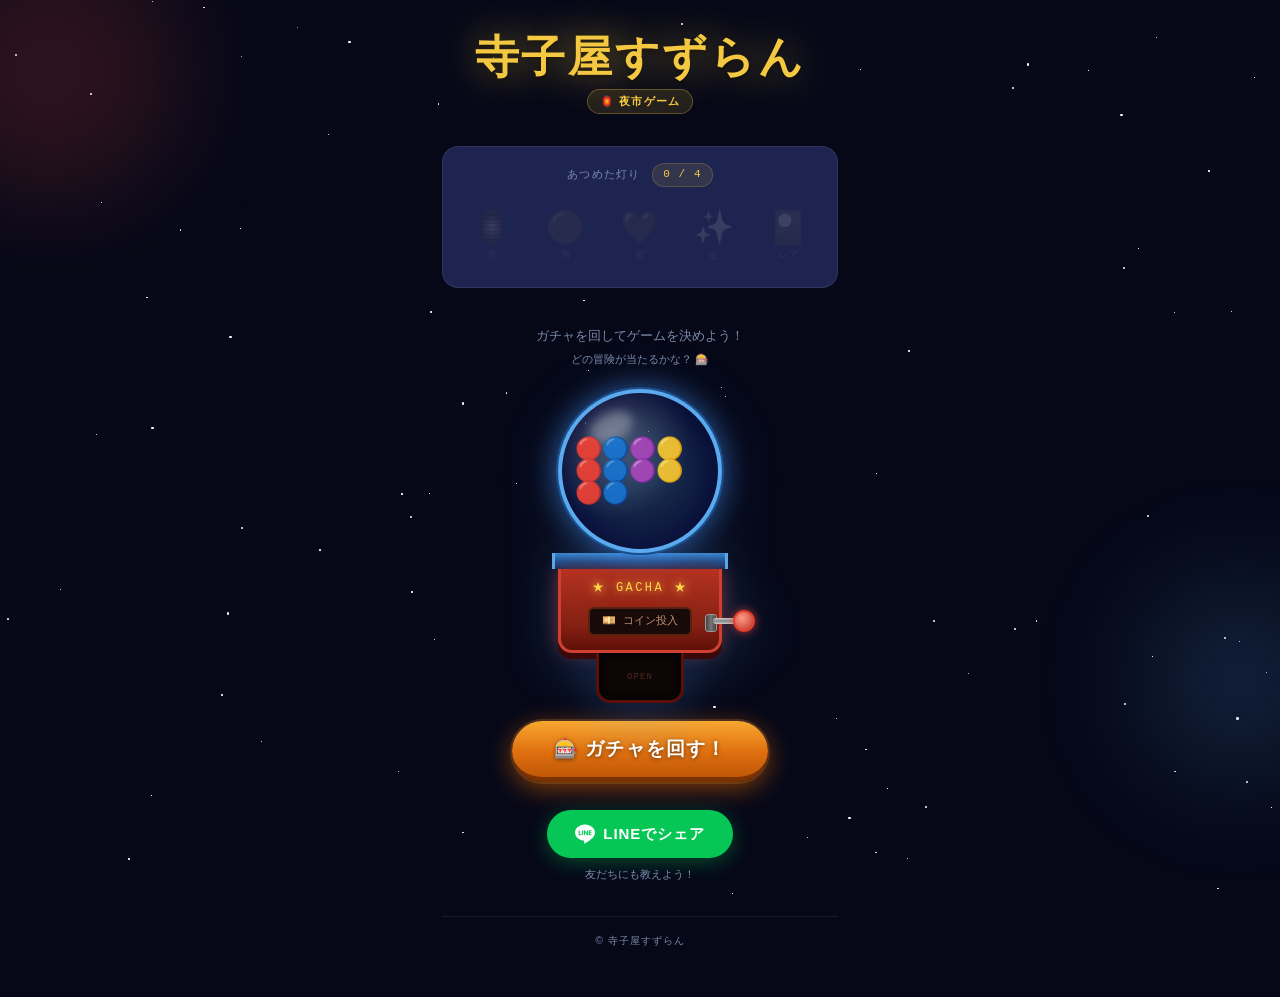
<file: index.html>
<!DOCTYPE html>
<html lang="ja">
<head>
  <meta charset="UTF-8">
  <meta name="viewport" content="width=device-width, initial-scale=1.0, user-scalable=no">
  <meta name="theme-color" content="#060818">
  <meta property="og:title"       content="寺子屋すずらん | 夜市ゲーム">
  <meta property="og:description" content="ガチャを回してゲームに挑戦しよう！🏮">
  <meta property="og:type"        content="website">
  <title>寺子屋すずらん | 夜市ゲーム</title>
  <link rel="stylesheet" href="style.css">
  <style>
    /* hidden属性をdisplay:flexより優先させる */
    [hidden] { display: none !important; }

    /* Hub-only: 灯りカウンター */
    .lantern-count {
      display: inline-block;
      font-family: var(--font-mono);
      font-size: 11px;
      color: var(--text-accent);
      background: rgba(245,200,66,.1);
      border: 1px solid rgba(245,200,66,.2);
      border-radius: var(--radius-full);
      padding: 2px 10px;
      margin-left: 8px;
      vertical-align: middle;
    }

    /* 背景グロー */
    .deco-dot {
      position: fixed;
      border-radius: 50%;
      pointer-events: none;
      z-index: 0;
      filter: blur(60px);
      opacity: .18;
    }

    /* ===================================================
       ガチャセクション
    =================================================== */
    .gacha-section {
      display: flex;
      flex-direction: column;
      align-items: center;
      gap: 18px;
      padding: 4px 0 28px;
    }

    .gacha-intro {
      font-size: 13px;
      color: var(--text-secondary);
      text-align: center;
      line-height: 1.8;
    }

    /* ----- マシン本体 ----- */
    .gacha-machine {
      position: relative;
      width: 210px;
      display: flex;
      flex-direction: column;
      align-items: center;
      filter: drop-shadow(0 8px 24px rgba(80,160,255,0.25));
    }

    /* 球体 */
    .gacha-globe {
      width: 164px;
      height: 164px;
      border-radius: 50%;
      background:
        radial-gradient(ellipse at 32% 28%, rgba(255,255,255,0.22) 0%, transparent 52%),
        radial-gradient(circle, rgba(100,180,255,0.14) 0%, rgba(8,14,50,0.75) 100%);
      border: 4px solid #5aaaf0;
      box-shadow:
        0 0 0 2px #1a5090,
        0 0 28px rgba(70,150,255,0.55),
        inset 0 0 44px rgba(0,0,60,0.65);
      overflow: hidden;
      display: flex;
      align-items: center;
      justify-content: center;
      position: relative;
    }

    .gacha-globe__shine {
      position: absolute;
      width: 46px;
      height: 28px;
      background: rgba(255,255,255,0.28);
      border-radius: 50%;
      top: 20px;
      left: 26px;
      transform: rotate(-25deg);
      filter: blur(5px);
      pointer-events: none;
    }

    .gacha-globe__caps {
      position: relative;
      display: flex;
      flex-wrap: wrap;
      gap: 6px;
      width: 130px;
      justify-content: center;
      font-size: 22px;
      line-height: 1;
      opacity: 0.9;
      z-index: 1;
    }

    /* 球体→本体のリング */
    .gacha-ring {
      width: 176px;
      height: 16px;
      background: linear-gradient(180deg, #3a8ad4 0%, #1a5090 55%, #0e2e60 100%);
      border-left: 3px solid #5aaaf0;
      border-right: 3px solid #5aaaf0;
      box-shadow: 0 3px 0 #081830;
    }

    /* 本体 */
    .gacha-body {
      width: 164px;
      background: linear-gradient(180deg, #b53222 0%, #842012 70%, #601008 100%);
      border: 3px solid #d04030;
      border-top: none;
      border-radius: 0 0 14px 14px;
      padding: 10px 12px 14px;
      text-align: center;
      box-shadow: 0 6px 0 #3a0806, 0 0 18px rgba(200,60,40,0.5);
    }

    .gacha-brand {
      font-size: 12px;
      font-family: var(--font-mono);
      color: #ffd44a;
      letter-spacing: 0.2em;
      text-shadow: 0 0 10px rgba(255,212,74,0.95), 0 0 24px rgba(255,212,74,0.4);
      margin-bottom: 8px;
    }

    .gacha-coin-slot {
      display: inline-flex;
      align-items: center;
      gap: 5px;
      background: #180a08;
      border: 2px solid #5a2010;
      border-radius: 6px;
      padding: 4px 12px;
      font-size: 11px;
      color: #c09070;
      font-family: var(--font-mono);
    }

    /* ハンドル */
    .gacha-handle {
      position: absolute;
      right: -12px;
      bottom: 55px;
      width: 52px;
      height: 52px;
      transform-origin: 6px 26px;
    }

    .gacha-handle.spinning {
      animation: handleSpin 1.4s cubic-bezier(.4,0,.2,1) forwards;
    }

    @keyframes handleSpin {
      0%   { transform: rotate(0deg); }
      18%  { transform: rotate(-80deg); }
      40%  { transform: rotate(45deg); }
      58%  { transform: rotate(-55deg); }
      74%  { transform: rotate(25deg); }
      86%  { transform: rotate(-12deg); }
      94%  { transform: rotate(6deg); }
      100% { transform: rotate(0deg); }
    }

    .gacha-handle__base {
      position: absolute;
      left: 0; top: 18px;
      width: 12px; height: 18px;
      background: linear-gradient(90deg, #444, #777, #444);
      border-radius: 3px;
      border: 1px solid #999;
    }

    .gacha-handle__arm {
      position: absolute;
      left: 8px; top: 22px;
      width: 30px; height: 6px;
      background: linear-gradient(180deg, #ccc 0%, #888 50%, #ccc 100%);
      border-radius: 3px;
    }

    .gacha-handle__knob {
      position: absolute;
      right: 2px; top: 14px;
      width: 22px; height: 22px;
      background: radial-gradient(circle at 38% 34%, #ff9988, #c03020);
      border-radius: 50%;
      border: 2px solid #e04030;
      box-shadow: 0 0 10px rgba(220,60,40,0.8);
    }

    /* 取り出し口 */
    .gacha-outlet {
      width: 88px;
      height: 50px;
      background: #0c0606;
      border: 3px solid #5a1008;
      border-top: none;
      border-radius: 0 0 14px 14px;
      display: flex;
      align-items: center;
      justify-content: center;
      position: relative;
      overflow: visible;
      box-shadow: inset 0 0 12px rgba(0,0,0,0.9);
    }

    .gacha-outlet__label {
      font-size: 9px;
      color: #502820;
      font-family: var(--font-mono);
      letter-spacing: 0.12em;
    }

    /* カプセル落下 */
    .capsule-fall {
      position: absolute;
      top: -190px;
      left: 50%;
      transform: translateX(-50%);
      font-size: 38px;
      animation: capsuleFall 1.1s cubic-bezier(.25,.46,.45,.94) forwards;
      pointer-events: none;
      z-index: 20;
    }

    @keyframes capsuleFall {
      0%   { top: -190px; opacity: 0; transform: translateX(-50%) rotate(0deg) scale(0.6); }
      12%  { opacity: 1; }
      68%  { top: 30px;  transform: translateX(-50%) rotate(260deg) scale(1.05); }
      80%  { top: 8px;   transform: translateX(-50%) rotate(275deg) scale(0.92); }
      90%  { top: 20px;  transform: translateX(-50%) rotate(268deg) scale(0.97); }
      100% { top: 15px;  transform: translateX(-50%) rotate(272deg) scale(1); }
    }

    /* ----- ガチャボタン ----- */
    .gacha-btn {
      background: linear-gradient(180deg, #f8a830 0%, #e07010 55%, #c05808 100%);
      border: none;
      border-bottom: 5px solid #7a3200;
      border-radius: 50px;
      color: #fff;
      font-size: 19px;
      font-weight: bold;
      padding: 15px 42px;
      cursor: pointer;
      letter-spacing: 0.06em;
      text-shadow: 0 1px 4px rgba(0,0,0,0.5);
      box-shadow: 0 6px 26px rgba(200,90,0,0.65), 0 0 0 2px rgba(255,190,80,0.18);
      transition: transform 0.08s, border-bottom-width 0.08s, box-shadow 0.08s;
      font-family: var(--font-jp);
    }

    .gacha-btn:active {
      transform: translateY(3px);
      border-bottom-width: 2px;
      box-shadow: 0 2px 12px rgba(200,90,0,0.4);
    }

    .gacha-btn:disabled {
      opacity: 0.4;
      cursor: default;
      transform: none;
    }

    /* ----- 結果パネル ----- */
    .gacha-result {
      display: flex;
      flex-direction: column;
      align-items: center;
      gap: 14px;
      width: 100%;
      max-width: 300px;
    }

    .gacha-result__label {
      font-size: 13px;
      color: var(--text-secondary);
      letter-spacing: 0.14em;
    }

    .gacha-result__capsule {
      font-size: 76px;
      line-height: 1;
      animation: capsulePop 0.55s ease-out;
    }

    @keyframes capsulePop {
      0%  { transform: scale(0.3) rotate(-20deg); opacity: 0; }
      55% { transform: scale(1.18) rotate(6deg);  opacity: 1; }
      75% { transform: scale(0.9) rotate(-3deg); }
      88% { transform: scale(1.04) rotate(1deg); }
      100%{ transform: scale(1) rotate(0deg);  opacity: 1; }
    }

    .gacha-result__card {
      width: 100%;
      border: 2px solid;
      border-radius: 20px;
      padding: 24px 20px 20px;
      text-align: center;
      animation: slideUp 0.4s ease-out 0.35s both;
    }

    @keyframes slideUp {
      from { opacity: 0; transform: translateY(18px); }
      to   { opacity: 1; transform: translateY(0); }
    }

    /* レア当選カードはきらめく金枠 */
    .gacha-result__card--rare {
      animation: slideUp 0.4s ease-out 0.35s both, rareGlow 1.6s ease-in-out 0.75s infinite;
    }

    @keyframes rareGlow {
      0%, 100% { box-shadow: 0 0 24px rgba(245,200,66,0.45); }
      50%      { box-shadow: 0 0 40px rgba(245,200,66,0.85); }
    }

    .gacha-result__game-icon {
      font-size: 54px;
      margin-bottom: 10px;
    }

    .gacha-result__game-name {
      font-size: 21px;
      font-weight: bold;
      color: var(--text-primary);
      margin-bottom: 6px;
    }

    .gacha-result__game-desc {
      font-size: 12px;
      color: var(--text-secondary);
      line-height: 1.6;
    }

    .gacha-result__actions {
      display: flex;
      flex-direction: column;
      gap: 10px;
      width: 100%;
      animation: slideUp 0.4s ease-out 0.55s both;
    }

    .btn-play {
      display: block;
      background: linear-gradient(180deg, #2ecc71 0%, #1aaa57 55%, #128840 100%);
      border: none;
      border-bottom: 4px solid #0a5028;
      border-radius: 50px;
      color: #fff;
      font-size: 17px;
      font-weight: bold;
      padding: 14px 24px;
      text-align: center;
      text-decoration: none;
      box-shadow: 0 4px 20px rgba(46,204,113,0.55);
      transition: transform 0.08s, border-bottom-width 0.08s;
      font-family: var(--font-jp);
    }

    .btn-play:active {
      transform: translateY(2px);
      border-bottom-width: 2px;
    }

    .btn-retry {
      background: rgba(255,255,255,0.05);
      border: 2px solid rgba(255,255,255,0.15);
      border-radius: 50px;
      color: var(--text-secondary);
      font-size: 14px;
      padding: 11px 24px;
      cursor: pointer;
      transition: border-color 0.2s, color 0.2s, background 0.2s;
      font-family: var(--font-jp);
    }

    .btn-retry:hover {
      border-color: rgba(255,255,255,0.35);
      color: var(--text-primary);
      background: rgba(255,255,255,0.09);
    }
  </style>
</head>
<body>

<!-- 星空背景 -->
<div id="stars" aria-hidden="true"></div>

<!-- 背景グロー -->
<div class="deco-dot" style="width:260px;height:260px;background:#e74c3c;top:-60px;left:-80px;" aria-hidden="true"></div>
<div class="deco-dot" style="width:200px;height:200px;background:#4a9de0;bottom:120px;right:-60px;" aria-hidden="true"></div>

<main class="hub" aria-label="寺子屋すずらん 夜市ゲーム ハブページ">

  <!-- ヘッダー -->
  <header class="hub__header">
    <h1 class="hub__title">寺子屋すずらん</h1>
    <span class="hub__badge">🏮 夜市ゲーム</span>
  </header>

  <!-- 灯り収集 -->
  <section class="hub__lanterns" aria-label="収集した灯り">
    <p class="hub__lanterns-label">
      あつめた灯り
      <span class="lantern-count" id="lantern-count">0 / 4</span>
    </p>
    <div class="lantern-row" role="list">
      <div class="lantern lantern--red"    id="lantern-1" data-game="1" role="listitem" aria-label="赤ちょうちん">
        <span class="lantern__icon" aria-hidden="true">🏮</span>
        <span class="lantern__name">赤</span>
      </div>
      <div class="lantern lantern--blue"   id="lantern-2" data-game="2" role="listitem" aria-label="青ちょうちん">
        <span class="lantern__icon" aria-hidden="true">🔵</span>
        <span class="lantern__name">青</span>
      </div>
      <div class="lantern lantern--purple" id="lantern-3" data-game="3" role="listitem" aria-label="紫ちょうちん">
        <span class="lantern__icon" aria-hidden="true">💜</span>
        <span class="lantern__name">紫</span>
      </div>
      <div class="lantern lantern--gold"   id="lantern-4" data-game="4" role="listitem" aria-label="金ちょうちん">
        <span class="lantern__icon" aria-hidden="true">✨</span>
        <span class="lantern__name">金</span>
      </div>
      <div class="lantern lantern--secret" id="lantern-5" data-game="5" role="listitem" aria-label="シークレット">
        <span class="lantern__icon" aria-hidden="true">🎴</span>
        <span class="lantern__name">レア</span>
      </div>
    </div>
  </section>

  <!-- ===== ガチャセクション ===== -->
  <section class="gacha-section" aria-label="ガチャゲーム選択">

    <p class="gacha-intro">
      ガチャを回してゲームを決めよう！<br>
      <span style="font-size:11px;">どの冒険が当たるかな？ 🎰</span>
    </p>

    <!-- ガチャマシン -->
    <div class="gacha-machine" id="gachaMachine" aria-hidden="true">

      <!-- 上部・透明球体 -->
      <div class="gacha-globe">
        <div class="gacha-globe__shine"></div>
        <div class="gacha-globe__caps" id="globeCaps">
          🔴🔵🟣🟡🔴🔵🟣🟡🔴🔵
        </div>
      </div>

      <!-- リング（球体と本体の継ぎ目） -->
      <div class="gacha-ring"></div>

      <!-- 本体 -->
      <div class="gacha-body">
        <div class="gacha-brand">★ GACHA ★</div>
        <div class="gacha-coin-slot">💴 コイン投入</div>
      </div>

      <!-- ハンドル（右側） -->
      <div class="gacha-handle" id="gachaHandle">
        <div class="gacha-handle__base"></div>
        <div class="gacha-handle__arm"></div>
        <div class="gacha-handle__knob"></div>
      </div>

      <!-- 取り出し口 -->
      <div class="gacha-outlet" id="gachaOutlet">
        <span class="gacha-outlet__label">OPEN</span>
      </div>

    </div><!-- /.gacha-machine -->

    <!-- ガチャボタン（idle時） -->
    <button class="gacha-btn" id="gachaBtn" onclick="startGacha()">
      🎰 ガチャを回す！
    </button>

    <!-- 結果パネル（初期非表示） -->
    <div class="gacha-result" id="gachaResult" hidden>
      <p class="gacha-result__label" id="resultLabel">✨ カプセルが出てきたよ！</p>
      <div class="gacha-result__capsule" id="resultCapsule">🔴</div>
      <div class="gacha-result__card" id="resultCard">
        <div class="gacha-result__game-icon" id="resultIcon">🍧</div>
        <div class="gacha-result__game-name" id="resultName">屋台スピードパズル</div>
        <div class="gacha-result__game-desc" id="resultDesc">食材を正しい順に提供しよう！</div>
      </div>
      <div class="gacha-result__actions">
        <a class="btn-play" id="playBtn" href="#">▶ このゲームで遊ぶ！</a>
        <button class="btn-retry" onclick="resetGacha()">🔄 もう一回ガチャを引く</button>
      </div>
    </div>

  </section><!-- /.gacha-section -->

  <!-- LINE シェア -->
  <section class="hub__share" aria-label="LINEでシェア">
    <button class="btn-line" onclick="shareLINE()" aria-label="LINEでこのゲームをシェアする">
      <svg width="20" height="20" viewBox="0 0 24 24" fill="currentColor" aria-hidden="true">
        <path d="M19.365 9.863c.349 0 .63.285.63.631 0 .345-.281.63-.63.63H17.61v1.125h1.755c.349 0 .63.283.63.63 0 .344-.281.629-.63.629h-2.386c-.345 0-.627-.285-.627-.629V8.108c0-.345.282-.63.627-.63h2.386c.349 0 .63.285.63.63 0 .349-.281.63-.63.63H17.61v1.125h1.755zm-3.855 3.016c0 .27-.174.51-.432.596-.064.021-.133.031-.199.031-.211 0-.391-.09-.51-.25l-2.443-3.317v2.94c0 .344-.279.629-.631.629-.346 0-.626-.285-.626-.629V8.108c0-.27.173-.51.43-.595.06-.023.136-.033.194-.033.195 0 .375.104.495.254l2.462 3.33V8.108c0-.345.282-.63.63-.63.345 0 .63.285.63.63v4.771zm-5.741 0c0 .344-.282.629-.631.629-.345 0-.627-.285-.627-.629V8.108c0-.345.282-.63.627-.63.349 0 .631.285.631.63v4.771zm-2.466.629H4.917c-.345 0-.63-.285-.63-.629V8.108c0-.345.285-.63.63-.63.348 0 .63.285.63.63v4.141h1.756c.348 0 .629.283.629.63 0 .344-.281.629-.629.629M24 10.314C24 4.943 18.615.572 12 .572S0 4.943 0 10.314c0 4.811 4.27 8.842 10.035 9.608.391.082.923.258 1.058.59.12.301.079.766.038 1.08l-.164 1.02c-.045.301-.24 1.186 1.049.645 1.291-.539 6.916-4.078 9.436-6.975C23.176 14.393 24 12.458 24 10.314"/>
      </svg>
      LINEでシェア
    </button>
    <p class="hub__share-hint">友だちにも教えよう！</p>
  </section>

  <footer class="hub__footer">
    <p>© 寺子屋すずらん</p>
  </footer>

</main>

<script src="common.js"></script>
<script>
  const GAMES = [
    {
      id: 1, capsule: '🔴', icon: '🍧',
      name: '屋台スピードパズル',
      desc: '食材を正しい順に提供しよう！',
      url: 'game1-yatai/',
      color: 'rgba(180,40,30,0.18)',
      border: '#c0392b',
      glow: 'rgba(192,57,43,0.35)'
    },
    {
      id: 2, capsule: '🔵', icon: '🎮',
      name: 'ネオンクレーン',
      desc: '光るアイテムをゲットしよう！',
      url: 'game2-crane/',
      color: 'rgba(30,80,180,0.18)',
      border: '#2980b9',
      glow: 'rgba(41,128,185,0.35)'
    },
    {
      id: 3, capsule: '🟣', icon: '🔍',
      name: '夜店ミステリー',
      desc: '謎を解いて真相を暴け！',
      url: 'game3-mystery/',
      color: 'rgba(120,50,170,0.18)',
      border: '#7d3c98',
      glow: 'rgba(125,60,152,0.35)'
    },
    {
      id: 4, capsule: '🟡', icon: '🌿',
      name: '灯りの迷路',
      desc: '暗闇の迷路を抜け出せ！',
      url: 'game4-maze/',
      color: 'rgba(180,140,0,0.18)',
      border: '#d4a000',
      glow: 'rgba(212,160,0,0.35)'
    },
  ];

  // レアゲーム（低確率で出現）
  const RARE_GAME = {
    id: 5, capsule: '🌟', icon: '🗺️',
    name: '公園の宝物探し',
    desc: '隠された秘宝を見つけ出そう！',
    url: 'game5-secret/',
    color: 'rgba(245,200,66,0.20)',
    border: '#f5c842',
    glow: 'rgba(245,200,66,0.55)',
    rare: true
  };

  const RARE_RATE = 0.15;  // レア排出率 15%

  let spinning = false;

  initStars(document.getElementById('stars'));
  updateLanternDisplay();

  function refreshCount() {
    const n = getLanterns().filter(id => id >= 1 && id <= 4).length;
    document.getElementById('lantern-count').textContent = `${n} / 4`;
  }
  refreshCount();

  document.addEventListener('visibilitychange', () => {
    if (document.visibilityState === 'visible') {
      updateLanternDisplay();
      refreshCount();
    }
  });

  function startGacha() {
    if (spinning) return;
    spinning = true;

    const btn    = document.getElementById('gachaBtn');
    const handle = document.getElementById('gachaHandle');
    const outlet = document.getElementById('gachaOutlet');
    btn.disabled = true;

    const game = (Math.random() < RARE_RATE)
      ? RARE_GAME
      : GAMES[Math.floor(Math.random() * GAMES.length)];

    // ハンドルアニメ開始
    handle.classList.add('spinning');

    // 0.9s後：カプセル落下
    setTimeout(() => {
      const cap = document.createElement('div');
      cap.className = 'capsule-fall';
      cap.textContent = game.capsule;
      outlet.appendChild(cap);

      // 落下完了後：結果表示
      setTimeout(() => {
        cap.remove();
        handle.classList.remove('spinning');
        showResult(game);
      }, 1150);
    }, 900);
  }

  function showResult(game) {
    document.getElementById('gachaBtn').hidden = true;

    document.getElementById('resultCapsule').textContent = game.capsule;
    document.getElementById('resultIcon').textContent    = game.icon;
    document.getElementById('resultName').textContent    = game.name;
    document.getElementById('resultDesc').textContent    = game.desc;
    document.getElementById('playBtn').href              = game.url;

    // レア当選時は特別ラベル
    document.getElementById('resultLabel').textContent = game.rare
      ? '🎉 大当たり！レアゲーム出現！'
      : '✨ カプセルが出てきたよ！';

    const card = document.getElementById('resultCard');
    card.style.borderColor = game.border;
    card.style.background  = game.color;
    card.style.boxShadow   = `0 0 28px ${game.glow}`;
    card.classList.toggle('gacha-result__card--rare', !!game.rare);

    document.getElementById('gachaResult').hidden = false;
    spinning = false;
  }

  function resetGacha() {
    document.getElementById('gachaResult').hidden = true;
    const btn = document.getElementById('gachaBtn');
    btn.hidden   = false;
    btn.disabled = false;
  }

  function shareLINE() {
    const url  = encodeURIComponent(location.href);
    const text = encodeURIComponent('寺子屋すずらん 夜市ゲーム🏮 ガチャを引いてゲームに挑戦！');
    window.open(`https://line.me/R/msg/text/?${text}%0A${url}`, '_blank');
  }
</script>
</body>
</html>
</file>
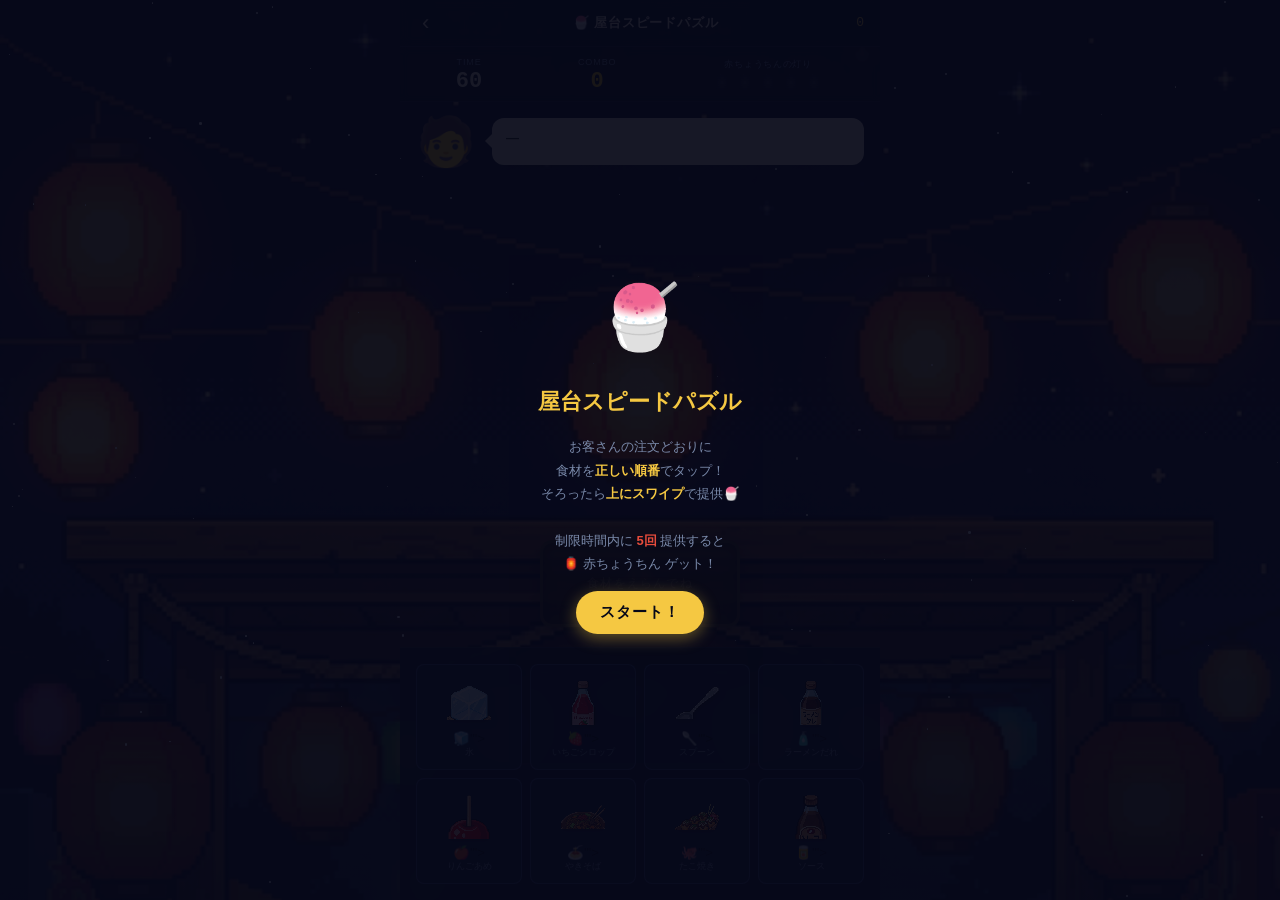
<file: game1-yatai/index.html>
<!DOCTYPE html>
<html lang="ja">
<head>
  <meta charset="UTF-8">
  <meta name="viewport" content="width=device-width, initial-scale=1.0, user-scalable=no, viewport-fit=cover">
  <meta name="theme-color" content="#060818">
  <title>屋台スピードパズル | 寺子屋すずらん</title>
  <link rel="stylesheet" href="../style.css">
  <style>
    /* ============================================================
       屋台スピードパズル — ゲーム固有スタイル
       ============================================================ */
    body { overflow: hidden; height: 100vh; height: 100dvh; }

    .page {
      height: 100vh; height: 100dvh;
      display: flex;
      flex-direction: column;
      padding: 0;
      max-width: 480px;
    }

    /* --- 赤ちょうちんメーター --- */
    .lantern-meter { display: flex; flex-direction: column; align-items: center; gap: 4px; }
    .lantern-meter__label { font-size: 9px; letter-spacing: .08em; color: var(--text-secondary); }
    .lantern-meter__row { display: flex; gap: 3px; }
    .lantern-meter__dot {
      font-size: 16px; line-height: 1;
      opacity: .25; filter: grayscale(1) brightness(.6);
      transition: opacity .35s, filter .35s, transform .35s;
    }
    .lantern-meter__dot.is-lit {
      opacity: 1; filter: drop-shadow(0 0 6px var(--lantern-red));
      transform: scale(1.15);
    }

    /* --- プレイフィールド --- */
    .playfield {
      flex: 1;
      position: relative;
      display: flex;
      flex-direction: column;
      padding: var(--sp-md);
      gap: var(--sp-md);
      overflow: hidden;
      min-height: 0;
    }

    /* お客さん + 注文吹き出し */
    .customer {
      display: flex;
      align-items: flex-start;
      gap: var(--sp-md);
    }
    .customer__avatar {
      font-size: 48px; line-height: 1;
      flex-shrink: 0;
      animation: customer-in .4s cubic-bezier(.34,1.56,.64,1);
    }
    @keyframes customer-in { 0% { transform: translateX(-30px) scale(.5); opacity:0; } 100% { transform: none; opacity:1; } }

    .order {
      flex: 1;
      background: var(--lantern-secret, #e8dfc8);
      color: #2a2418;
      border-radius: var(--radius-md);
      padding: 10px 14px;
      position: relative;
      box-shadow: 0 4px 16px rgba(0,0,0,.3);
    }
    .order::before {
      content: '';
      position: absolute;
      left: -7px; top: 16px;
      border: 7px solid transparent;
      border-right-color: var(--lantern-secret, #e8dfc8);
      border-left: 0;
    }
    .order__name { font-size: 13px; font-weight: 800; margin-bottom: 6px; display:flex; align-items:center; gap:6px; }
    .order__steps { display: flex; align-items: center; gap: 4px; flex-wrap: wrap; }
    .order__step {
      font-size: 22px; line-height: 1;
      width: 34px; height: 34px;
      display: flex; align-items: center; justify-content: center;
      background: rgba(0,0,0,.06);
      border-radius: 8px;
      transition: all .2s;
    }
    .order__step.is-done   { background: rgba(46,204,113,.25); }
    .order__step.is-active { background: rgba(245,200,66,.35); box-shadow: 0 0 0 2px rgba(245,160,40,.6); animation: step-pulse 1s ease-in-out infinite; }
    @keyframes step-pulse { 50% { box-shadow: 0 0 0 4px rgba(245,160,40,.3); } }
    .order__arrow { font-size: 12px; color: #8a7d60; }

    /* トレイ（調理中の盛り付け） */
    .tray-wrap {
      flex: 1;
      display: flex;
      align-items: flex-end;     /* 下寄せ：女の子の顔に被らないように */
      justify-content: center;
      min-height: 0;
      padding-bottom: 4px;
    }
    .tray {
      width: 58%;
      max-width: 200px;
      aspect-ratio: 16 / 7;
      background: linear-gradient(180deg, rgba(58,42,28,.7), rgba(37,24,14,.8));
      backdrop-filter: blur(2px);
      border: 3px solid rgba(74,54,36,.85);
      border-radius: 12px;
      box-shadow: inset 0 4px 12px rgba(0,0,0,.5), 0 6px 18px rgba(0,0,0,.4);
      display: flex;
      align-items: center;
      justify-content: center;
      gap: 6px;
      position: relative;
      transition: transform .15s, box-shadow .25s;
    }
    .tray.is-ready {
      box-shadow: inset 0 4px 12px rgba(0,0,0,.5), 0 0 0 3px var(--text-accent), 0 0 24px rgba(245,200,66,.5);
    }
    .tray.is-shake { animation: shake .35s; }
    @keyframes shake { 0%,100%{transform:translateX(0)} 20%{transform:translateX(-8px)} 40%{transform:translateX(8px)} 60%{transform:translateX(-5px)} 80%{transform:translateX(5px)} }

    .tray__item {
      font-size: 38px; line-height: 1;
      animation: drop-in .3s cubic-bezier(.34,1.56,.64,1);
    }
    @keyframes drop-in { 0% { transform: translateY(-40px) scale(0); opacity:0; } 100% { transform:none; opacity:1; } }
    .tray__hint { color: #6a5640; font-size: 12px; letter-spacing: .1em; }

    /* 提供サイン */
    .serve-arrow {
      position: absolute;
      bottom: 8px; left: 50%; transform: translateX(-50%);
      color: var(--text-accent); font-size: 12px; font-weight: 800;
      letter-spacing: .08em;
      display: none;
    }
    .tray.is-ready .serve-arrow { display: block; animation: arrow-bounce 1s ease-in-out infinite; }
    @keyframes arrow-bounce { 50% { transform: translateX(-50%) translateY(-4px); } }

    /* --- 食材グリッド --- */
    .ingredients {
      background: var(--sky-mid);
      border-top: 1px solid var(--border);
      padding: var(--sp-md);
      padding-bottom: max(var(--sp-md), env(safe-area-inset-bottom));
      display: grid;
      grid-template-columns: repeat(4, 1fr);
      gap: 8px;
    }
    .ingredient {
      aspect-ratio: 1;
      background: var(--sky-card);
      border: 1px solid var(--border);
      border-radius: var(--radius-sm);
      display: flex;
      flex-direction: column;
      align-items: center;
      justify-content: center;
      gap: 2px;
      touch-action: manipulation;
      transition: transform .1s, box-shadow .2s, border-color .2s;
    }
    .ingredient:active { transform: scale(.9); }
    .ingredient.is-next {
      border-color: var(--text-accent);
      box-shadow: 0 0 0 2px rgba(245,200,66,.4), 0 0 16px rgba(245,200,66,.25);
    }
    .ingredient.is-wrong { animation: shake .35s; border-color: var(--lantern-red); }
    .ingredient__icon { font-size: 28px; line-height: 1; }
    .ingredient__name { font-size: 9px; color: var(--text-secondary); line-height: 1.1; text-align: center; }

    /* --- スコアポップ --- */
    .score-pop {
      position: fixed;
      font-family: var(--font-mono);
      font-size: 24px; font-weight: 900;
      color: var(--text-accent);
      text-shadow: 0 2px 8px rgba(0,0,0,.6);
      pointer-events: none;
      z-index: 800;
      animation: score-float 0.9s ease-out forwards;
    }
    @keyframes score-float { 0%{opacity:0;transform:translateY(0) scale(.6)} 20%{opacity:1} 100%{opacity:0;transform:translateY(-60px) scale(1.1)} }

    /* キラキラ */
    .spark { position: fixed; pointer-events: none; z-index: 790; font-size: 20px; animation: spark-fly .7s ease-out forwards; }
    @keyframes spark-fly { 0%{opacity:1;transform:translate(0,0) scale(.4)} 100%{opacity:0;transform:translate(var(--dx),var(--dy)) scale(1.1)} }

    /* お客さんのハート */
    .heart-pop {
      position: absolute; top: -10px; left: 40px;
      font-size: 28px; pointer-events: none;
      animation: heart-up .8s ease-out forwards;
    }
    @keyframes heart-up { 0%{opacity:0;transform:translateY(0) scale(.5)} 30%{opacity:1} 100%{opacity:0;transform:translateY(-40px) scale(1.2)} }

    /* --- ピクセルアート背景 --- */
    .game-bg {
      position: fixed; inset: 0; z-index: -1;
      background: url('assets/game1-bg.png') center top / cover no-repeat;
    }
    .game-bg::after {
      content: '';
      position: absolute; inset: 0;
      background: linear-gradient(180deg, rgba(6,8,24,.45) 0%, rgba(6,8,24,.25) 50%, rgba(6,8,24,.7) 100%);
    }

    /* 背景がある場合にヘッダー・HUDを半透明に */
    .game-header { background: rgba(6,8,24,.75); backdrop-filter: blur(6px); }
    .hud         { background: rgba(6,8,24,.65); backdrop-filter: blur(4px); }
    .ingredients { background: rgba(10,14,36,.88); backdrop-filter: blur(4px); }

    /* ピクセルアートアイコン */
    .ingredient__icon--img {
      width: 52px; height: 52px;
      object-fit: contain;
      image-rendering: pixelated;
      image-rendering: crisp-edges;
      filter: drop-shadow(0 2px 3px rgba(0,0,0,.4));
    }

    /* ingredient カードをピクセルアート風に */
    .ingredient {
      background: rgba(20,28,60,.8);
      border-color: rgba(90,110,180,.5);
    }
    .ingredient.is-next {
      background: rgba(40,50,100,.9);
    }

    /* スタート画面 */
    .start-screen {
      position: fixed; inset: 0; z-index: 950;
      background: rgba(6,8,24,.92);
      display: flex; flex-direction: column;
      align-items: center; justify-content: center;
      text-align: center; padding: var(--sp-xl);
      gap: var(--sp-md);
    }
    .start-screen__icon { font-size: 64px; }
    .start-screen__title { font-size: 22px; font-weight: 900; color: var(--text-accent); }
    .start-screen__rule { font-size: 13px; color: var(--text-secondary); line-height: 1.8; }
  </style>
</head>
<body>

<div class="game-bg" aria-hidden="true"></div>
<div id="stars" aria-hidden="true"></div>

<main class="page">
  <h1 class="sr-only">屋台スピードパズル — 食材を正しい順にタップして料理を提供し、赤ちょうちんを集めるゲーム</h1>

  <header class="game-header">
    <a class="game-header__back" href="../index.html" aria-label="ハブに戻る">‹</a>
    <span class="game-header__title">🍧 屋台スピードパズル</span>
    <span class="game-header__score" id="score">0</span>
  </header>

  <div class="hud">
    <div class="hud__item">
      <div class="hud__label">TIME</div>
      <div class="hud__value hud__value--time" id="time">60</div>
    </div>
    <div class="hud__item">
      <div class="hud__label">COMBO</div>
      <div class="hud__value hud__value--combo" id="combo">0</div>
    </div>
    <div class="hud__item lantern-meter">
      <span class="lantern-meter__label">赤ちょうちんの灯り</span>
      <div class="lantern-meter__row" id="meter"></div>
    </div>
  </div>

  <section class="playfield" id="playfield">
    <div class="customer">
      <span class="customer__avatar" id="avatar">🧑</span>
      <div class="order">
        <div class="order__name" id="order-name">—</div>
        <div class="order__steps" id="order-steps"></div>
      </div>
    </div>

    <div class="tray-wrap">
      <div class="tray" id="tray">
        <span class="tray__hint" id="tray-hint">食材をえらんでね</span>
        <span class="serve-arrow">↑ 上にスワイプで提供！</span>
      </div>
    </div>
  </section>

  <section class="ingredients" id="ingredients" aria-label="食材"></section>
</main>

<!-- スタート画面 -->
<div class="start-screen" id="start-screen">
  <div class="start-screen__icon">🍧</div>
  <div class="start-screen__title">屋台スピードパズル</div>
  <p class="start-screen__rule">
    お客さんの注文どおりに<br>
    食材を<strong style="color:var(--text-accent)">正しい順番</strong>でタップ！<br>
    そろったら<strong style="color:var(--text-accent)">上にスワイプ</strong>で提供🍧<br><br>
    制限時間内に <strong style="color:var(--lantern-red)">5回</strong> 提供すると<br>
    🏮 赤ちょうちん ゲット！
  </p>
  <button class="btn btn--primary" id="start-btn">スタート！</button>
</div>

<script src="../common.js"></script>
<script>
'use strict';

// ============================================================
// データ定義
// ============================================================
const INGREDIENTS = [
  { id:'ice',      name:'氷',           icon:'🧊', img:'assets/ice.png' },
  { id:'syrup',    name:'いちごシロップ', icon:'🍓', img:'assets/syrup.png' },
  { id:'spoon',    name:'スプーン',      icon:'🥄', img:'assets/spoon.png' },
  { id:'ramen',    name:'ラーメンだれ',  icon:'🧴', img:'assets/ramen.png' },
  { id:'apple',    name:'りんごあめ',    icon:'🍎', img:'assets/apple.png' },
  { id:'yakisoba', name:'やきそば',      icon:'🍝', img:'assets/yakisoba.png' },
  { id:'takoyaki', name:'たこ焼き',      icon:'🐙', img:'assets/takoyaki.png' },
  { id:'sauce',    name:'ソース',        icon:'🥫', img:'assets/sauce.png' },
];
const ING = Object.fromEntries(INGREDIENTS.map(i => [i.id, i]));

const RECIPES = [
  { name:'いちごかき氷',   icon:'🍧', steps:['ice','syrup','spoon'] },
  { name:'たこ焼き',       icon:'🐙', steps:['takoyaki','sauce'] },
  { name:'やきそば',       icon:'🍝', steps:['yakisoba','sauce'] },
  { name:'屋台ラーメン',   icon:'🍜', steps:['ramen','spoon'] },
  { name:'りんごあめ',     icon:'🍎', steps:['apple'] },
  { name:'いちごミルク氷', icon:'🥛', steps:['ice','syrup','syrup'] },
  { name:'デラックスかき氷',icon:'🍧', steps:['ice','syrup','apple','spoon'] },
];

const AVATARS = ['🐱','🐶','🐰','🐻','🐼','🦊','🐨','🐯','🦁','🐸','🐹','🐮','🐷','🐧','🐥'];

const GOAL    = 5;   // 提供回数の目標（達成で赤ちょうちん）
const TIME    = 60;  // 制限時間（秒）

// ============================================================
// 状態
// ============================================================
const state = { score:0, combo:0, served:0, order:null, progress:0, busy:false };
let goalReached = false;
let timer = null;

// ============================================================
// DOM
// ============================================================
const $ = id => document.getElementById(id);
const els = {
  score:$('score'), time:$('time'), combo:$('combo'), meter:$('meter'),
  avatar:$('avatar'), orderName:$('order-name'), orderSteps:$('order-steps'),
  tray:$('tray'), trayHint:$('tray-hint'), ingredients:$('ingredients'),
  playfield:$('playfield'),
};

// ============================================================
// 初期化
// ============================================================
initStars($('stars'));
renderMeter();
renderIngredients();

$('start-btn').addEventListener('click', startGame);

function startGame() {
  $('start-screen').style.display = 'none';
  state.score = state.combo = state.served = state.progress = 0;
  goalReached = false; state.busy = false;
  renderScore(); renderCombo(); renderMeter();
  newOrder();
  timer = createTimer(TIME, t => {
    els.time.textContent = t;
    els.time.classList.toggle('is-urgent', t <= 10);
  }, endGame);
  timer.start();
}

// ============================================================
// 描画
// ============================================================
function renderScore() { els.score.textContent = state.score; }
function renderCombo() { els.combo.textContent = state.combo; }

function renderMeter() {
  els.meter.innerHTML = '';
  for (let i = 0; i < GOAL; i++) {
    const d = document.createElement('span');
    d.className = 'lantern-meter__dot' + (i < state.served ? ' is-lit' : '');
    d.textContent = '🏮';
    els.meter.appendChild(d);
  }
}

function renderIngredients() {
  els.ingredients.innerHTML = '';
  INGREDIENTS.forEach(ing => {
    const b = document.createElement('button');
    b.className = 'ingredient';
    b.dataset.id = ing.id;
    b.setAttribute('aria-label', ing.name);
    b.innerHTML = `<img class="ingredient__icon--img" src="${ing.img}" alt="${ing.name}" onerror="this.outerHTML='<span class=\\"ingredient__icon\\">${ing.icon}</span>'"><span class="ingredient__name">${ing.name}</span>`;
    b.addEventListener('click', () => tapIngredient(ing.id, b));
    els.ingredients.appendChild(b);
  });
}

function renderOrder() {
  const o = state.order;
  els.orderName.innerHTML = `<span>${o.icon}</span> ${o.name}`;
  els.orderSteps.innerHTML = '';
  o.steps.forEach((sid, i) => {
    if (i > 0) {
      const arr = document.createElement('span');
      arr.className = 'order__arrow'; arr.textContent = '▶';
      els.orderSteps.appendChild(arr);
    }
    const s = document.createElement('span');
    s.className = 'order__step';
    if (i < state.progress) s.classList.add('is-done');
    else if (i === state.progress) s.classList.add('is-active');
    s.textContent = ING[sid].icon;
    els.orderSteps.appendChild(s);
  });
  highlightNext();
}

function renderTray() {
  els.tray.classList.remove('is-ready');
  const built = state.order.steps.slice(0, state.progress);
  els.tray.querySelectorAll('.tray__item').forEach(e => e.remove());
  if (built.length === 0) {
    els.trayHint.style.display = '';
  } else {
    els.trayHint.style.display = 'none';
    built.forEach(sid => {
      const it = document.createElement('span');
      it.className = 'tray__item'; it.textContent = ING[sid].icon;
      els.tray.insertBefore(it, els.tray.querySelector('.serve-arrow'));
    });
  }
}

function highlightNext() {
  const need = isReady() ? null : state.order.steps[state.progress];
  els.ingredients.querySelectorAll('.ingredient').forEach(b => {
    b.classList.toggle('is-next', b.dataset.id === need);
  });
}

// ============================================================
// ゲームロジック
// ============================================================
function isReady() { return state.order && state.progress >= state.order.steps.length; }

function newOrder() {
  // 序盤はやさしく（手順2以下）、4回提供後から長い手順も登場
  const pool = state.served < 3
    ? RECIPES.filter(r => r.steps.length <= 2)
    : RECIPES;
  state.order = pool[Math.floor(Math.random() * pool.length)];
  state.progress = 0;
  els.avatar.textContent = AVATARS[Math.floor(Math.random() * AVATARS.length)];
  els.avatar.style.animation = 'none'; void els.avatar.offsetWidth;
  els.avatar.style.animation = '';
  renderOrder();
  renderTray();
}

function tapIngredient(id, btn) {
  if (state.busy || !state.order || isReady()) return;
  const need = state.order.steps[state.progress];
  if (id === need) {
    state.progress++;
    renderOrder();
    renderTray();
    if (isReady()) {
      els.tray.classList.add('is-ready');
      els.trayHint.style.display = 'none';
    }
  } else {
    // お手つき：コンボリセット＋フィードバック（時間ペナルティなし＝やさしめ）
    state.combo = 0; renderCombo();
    btn.classList.remove('is-wrong'); void btn.offsetWidth; btn.classList.add('is-wrong');
    els.tray.classList.remove('is-shake'); void els.tray.offsetWidth; els.tray.classList.add('is-shake');
  }
}

function serve() {
  if (!isReady() || state.busy) return;
  state.busy = true;
  state.combo++;
  state.served++;
  const pts = 100 * state.order.steps.length + state.combo * 20;
  state.score += pts;
  renderScore(); renderCombo(); renderMeter();
  serveFx(pts);

  if (state.served >= GOAL && !goalReached) {
    goalReached = true;
    showToast('🏮 赤ちょうちん ゲット！');
  }

  setTimeout(() => { state.busy = false; newOrder(); }, 480);
}

function endGame() {
  state.busy = true;
  if (goalReached) {
    showGameComplete({ lanternId: 1, score: state.score });
  } else {
    showFail();
  }
}

// ============================================================
// 演出
// ============================================================
function serveFx(pts) {
  const rect = els.tray.getBoundingClientRect();
  const cx = rect.left + rect.width / 2;
  const cy = rect.top + rect.height / 2;

  // スコアポップ
  const pop = document.createElement('div');
  pop.className = 'score-pop'; pop.textContent = '+' + pts;
  pop.style.left = (cx - 24) + 'px'; pop.style.top = (cy - 20) + 'px';
  document.body.appendChild(pop);
  setTimeout(() => pop.remove(), 900);

  // キラキラ
  const marks = ['✨','⭐','🌟','💫'];
  for (let i = 0; i < 8; i++) {
    const s = document.createElement('div');
    s.className = 'spark'; s.textContent = marks[i % marks.length];
    s.style.left = cx + 'px'; s.style.top = cy + 'px';
    const ang = (Math.PI * 2 * i) / 8;
    s.style.setProperty('--dx', Math.cos(ang) * 70 + 'px');
    s.style.setProperty('--dy', Math.sin(ang) * 70 + 'px');
    document.body.appendChild(s);
    setTimeout(() => s.remove(), 700);
  }

  // お客さんのハート
  const h = document.createElement('div');
  h.className = 'heart-pop'; h.textContent = '❤️';
  els.playfield.querySelector('.customer').appendChild(h);
  setTimeout(() => h.remove(), 800);
}

function showFail() {
  const overlay = document.createElement('div');
  overlay.className = 'game-over';
  overlay.innerHTML = `
    <div class="game-over__bg"></div>
    <div class="game-over__card">
      <span class="game-over__lantern" style="filter:grayscale(1) brightness(.7);opacity:.7">🏮</span>
      <p class="game-over__headline" style="color:var(--text-primary)">時間ぎれ！</p>
      <p style="color:var(--text-secondary);font-size:13px;margin-bottom:8px">
        ${state.served} / ${GOAL} 回 提供しました
      </p>
      <p class="game-over__score">${state.score}<small style="font-size:.5em;margin-left:4px">pt</small></p>
      <p style="color:var(--text-secondary);font-size:12px;margin-bottom:20px">あと少し！もう一度チャレンジ🔥</p>
      <div class="game-over__actions">
        <button class="btn btn--primary" id="fail-retry">もう一度</button>
        <button class="btn btn--secondary" id="fail-hub">ハブに戻る</button>
      </div>
    </div>`;
  document.body.appendChild(overlay);
  requestAnimationFrame(() => overlay.classList.add('is-active'));
  overlay.querySelector('#fail-retry').addEventListener('click', () => { overlay.remove(); startGame(); });
  overlay.querySelector('#fail-hub').addEventListener('click', () => { location.href = getHubUrl(); });
}

// showGameComplete の「もう一度」を拾って再スタート
const _origComplete = showGameComplete;
window.showGameComplete = function(opts) {
  return _origComplete(opts).then(r => { if (r === 'retry') startGame(); });
};

// ============================================================
// 提供操作：上スワイプ ＋ トレイタップ
// ============================================================
els.tray.addEventListener('click', () => { if (isReady()) serve(); });

let touchStartY = null;
els.playfield.addEventListener('touchstart', e => { touchStartY = e.touches[0].clientY; }, { passive: true });
els.playfield.addEventListener('touchend', e => {
  if (touchStartY === null) return;
  const dy = e.changedTouches[0].clientY - touchStartY;
  if (dy < -40 && isReady()) serve();
  touchStartY = null;
}, { passive: true });

// 完成後のスペース/Enterでも提供（PC確認用）
document.addEventListener('keydown', e => {
  if ((e.key === ' ' || e.key === 'Enter') && isReady()) { e.preventDefault(); serve(); }
});
</script>

</body>
</html>
</file>
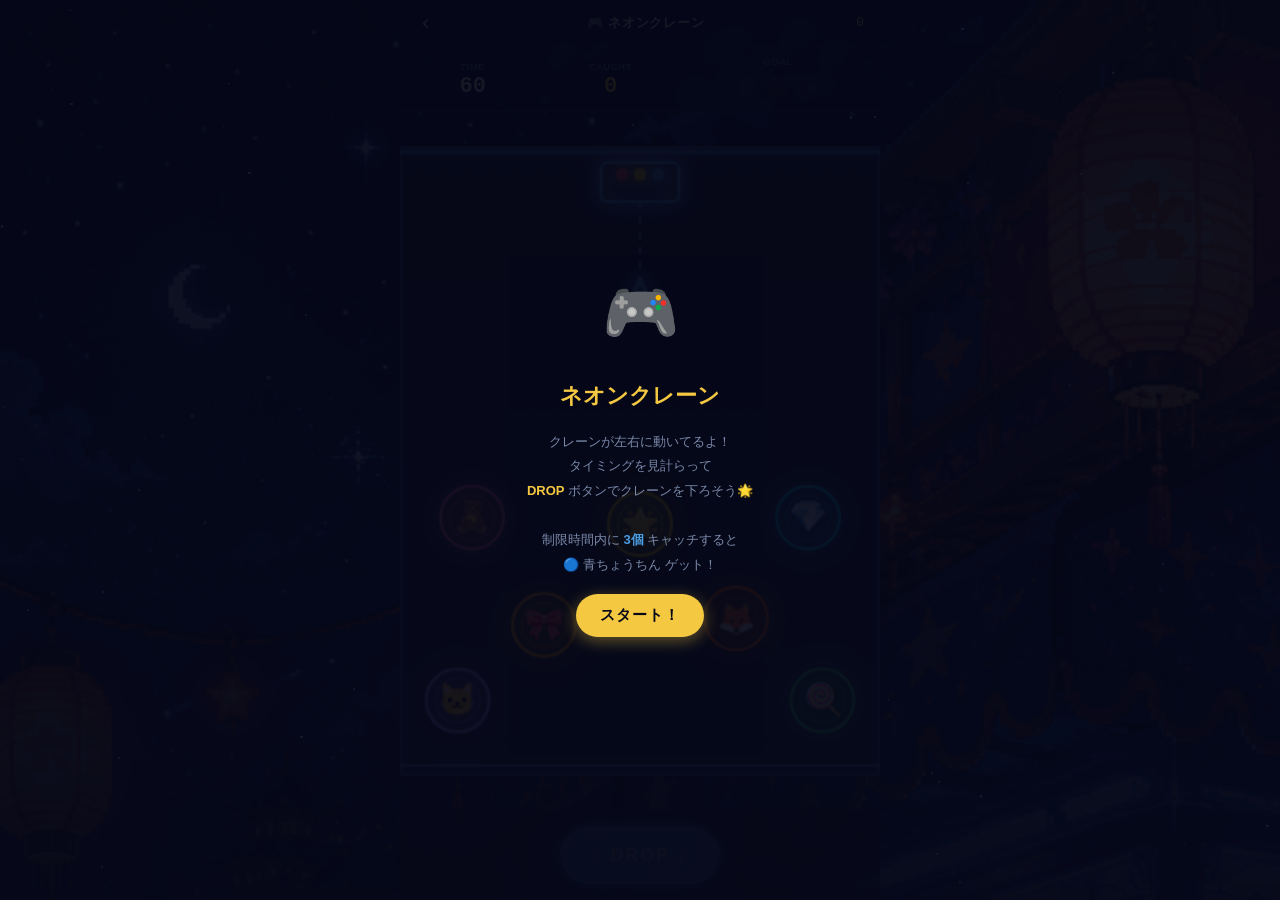
<file: game2-crane/index.html>
<!DOCTYPE html>
<html lang="ja">
<head>
  <meta charset="UTF-8">
  <meta name="viewport" content="width=device-width, initial-scale=1.0, user-scalable=no, viewport-fit=cover">
  <meta name="theme-color" content="#060818">
  <title>ネオンクレーン | 寺子屋すずらん</title>
  <link rel="stylesheet" href="../style.css">
  <style>
    body { overflow: hidden; height: 100vh; height: 100dvh; }

    .page {
      height: 100vh; height: 100dvh;
      display: flex; flex-direction: column;
      max-width: 480px; padding: 0;
    }

    /* ピクセルアート夜市背景 */
    .game-bg {
      position: fixed; inset: 0; z-index: -1;
      background: url('assets/game2-bg.png') center top / cover no-repeat;
    }
    .game-bg::after {
      content: '';
      position: absolute; inset: 0;
      background: linear-gradient(180deg, rgba(6,8,24,.5) 0%, rgba(6,8,24,.3) 50%, rgba(6,8,24,.78) 100%);
    }
    .game-header { background: rgba(6,8,24,.72); backdrop-filter: blur(6px); }
    .hud         { background: rgba(6,8,24,.6);  backdrop-filter: blur(4px); }
    .controls    { background: rgba(10,14,36,.82) !important; backdrop-filter: blur(4px); }

    .canvas-wrap {
      flex: 1; min-height: 0;
      display: flex; align-items: center; justify-content: center;
      background: transparent;
      overflow: hidden;
    }

    #gc { display: block; }

    .controls {
      background: var(--sky-mid);
      border-top: 1px solid var(--border);
      padding: var(--sp-md);
      padding-bottom: max(var(--sp-md), env(safe-area-inset-bottom));
      display: flex; align-items: center; justify-content: center; gap: var(--sp-lg);
    }

    .btn-drop {
      width: 160px; height: 58px;
      background: var(--lantern-blue);
      color: #fff;
      font-size: 18px; font-weight: 900;
      letter-spacing: .1em;
      border-radius: var(--radius-full);
      box-shadow: 0 0 22px rgba(74,157,224,.55), 0 4px 12px rgba(0,0,0,.4);
      transition: transform .1s, box-shadow .1s, opacity .2s;
    }
    .btn-drop:active  { transform: scale(.92); box-shadow: 0 0 10px rgba(74,157,224,.3); }
    .btn-drop:disabled { opacity: .4; }

    .caught-meter {
      display: flex; gap: 5px; align-items: center;
    }
    .caught-dot {
      font-size: 20px; opacity: .22;
      filter: grayscale(1) brightness(.6);
      transition: opacity .3s, filter .3s, transform .3s;
    }
    .caught-dot.is-lit {
      opacity: 1; filter: drop-shadow(0 0 6px var(--lantern-blue));
      transform: scale(1.15);
    }

    /* スタート画面 */
    .start-screen {
      position: fixed; inset: 0; z-index: 950;
      background: rgba(6,8,24,.93);
      display: flex; flex-direction: column;
      align-items: center; justify-content: center;
      text-align: center; padding: var(--sp-xl); gap: var(--sp-md);
    }
    .start-screen__icon  { font-size: 62px; }
    .start-screen__title { font-size: 22px; font-weight: 900; color: var(--text-accent); }
    .start-screen__rule  { font-size: 13px; color: var(--text-secondary); line-height: 1.9; }
  </style>
</head>
<body>

<div class="game-bg" aria-hidden="true"></div>
<div id="stars" aria-hidden="true"></div>

<main class="page">
  <h1 class="sr-only">ネオンクレーン — クレーンを操作して光るアイテムをキャッチするゲーム</h1>

  <header class="game-header">
    <a class="game-header__back" href="../index.html" aria-label="ハブに戻る">‹</a>
    <span class="game-header__title">🎮 ネオンクレーン</span>
    <span class="game-header__score" id="score">0</span>
  </header>

  <div class="hud">
    <div class="hud__item">
      <div class="hud__label">TIME</div>
      <div class="hud__value hud__value--time" id="time">60</div>
    </div>
    <div class="hud__item">
      <div class="hud__label">CAUGHT</div>
      <div class="hud__value hud__value--combo" id="caught-count">0</div>
    </div>
    <div class="hud__item">
      <div class="hud__label">GOAL</div>
      <div class="caught-meter" id="meter">
        <span class="caught-dot" data-i="0">🔵</span>
        <span class="caught-dot" data-i="1">🔵</span>
        <span class="caught-dot" data-i="2">🔵</span>
      </div>
    </div>
  </div>

  <div class="canvas-wrap" id="canvas-wrap">
    <canvas id="gc"></canvas>
  </div>

  <div class="controls">
    <button class="btn-drop" id="btn-drop" disabled aria-label="クレーンを下ろす">
      ↓ DROP ↓
    </button>
  </div>
</main>

<!-- スタート画面 -->
<div class="start-screen" id="start-screen">
  <div class="start-screen__icon">🎮</div>
  <div class="start-screen__title">ネオンクレーン</div>
  <p class="start-screen__rule">
    クレーンが左右に動いてるよ！<br>
    タイミングを見計らって<br>
    <strong style="color:var(--text-accent)">DROP</strong> ボタンでクレーンを下ろそう🌟<br><br>
    制限時間内に <strong style="color:var(--lantern-blue)">3個</strong> キャッチすると<br>
    🔵 青ちょうちん ゲット！
  </p>
  <button class="btn btn--primary" id="start-btn">スタート！</button>
</div>

<script src="../common.js"></script>
<script>
'use strict';

// ================================================================
// 定数
// ================================================================
const LW = 320, LH = 420;   // ロジカルキャンバスサイズ

const CRANE_CY  = 24;        // クレーン車の中心Y
const CRANE_HW  = 26;        // クレーン車の半幅
const CRANE_H   = 26;        // クレーン車の高さ
const REST_LEN  = 52;        // 待機時の爪の長さ
const CLAW_SPD  = 5.8;       // 爪の移動速度 px/frame
const CRANE_SPD_INIT = 2.3;
const CRANE_SPD_MAX  = 5.0;
const CRANE_SPD_STEP = 0.32; // キャッチ毎の速度増加
const CRANE_MRG = CRANE_HW + 6;
const CATCH_R   = 27;        // 当たり判定半径（広めで優しい）
const ITEM_R    = 21;        // アイテムの表示半径
const GOAL      = 3;
const GAME_SEC  = 60;

// アイテム定義
const ITEM_DEFS = [
  { icon:'🧸', color:'#ff6b9d' },
  { icon:'🌟', color:'#ffd700' },
  { icon:'💎', color:'#00d4ff' },
  { icon:'🎀', color:'#ff9f00' },
  { icon:'🦊', color:'#ff6600' },
  { icon:'🐱', color:'#c084fc' },
  { icon:'🍭', color:'#2ecc71' },
];
// 固定配置（相対座標）
const SLOTS = [
  [0.15,0.59],[0.50,0.60],[0.85,0.59],
  [0.30,0.76],[0.70,0.75],
  [0.12,0.88],[0.88,0.88],
];

// ================================================================
// 状態
// ================================================================
let gs = {};
let raf = null, timer = null, over = false;

function makeItems() {
  return ITEM_DEFS.map((d, i) => ({
    ...d, x: SLOTS[i][0]*LW, y: SLOTS[i][1]*LH, caught: false,
  }));
}

function restY() { return CRANE_CY + CRANE_H/2 + REST_LEN; }

function initState() {
  gs = {
    phase: 'idle',        // 'idle'|'descend'|'ascend'
    craneX: LW/2, craneDir: 1, craneSpd: CRANE_SPD_INIT,
    clawY: restY(), clawOpen: true, heldItem: null,
    items: makeItems(), score: 0, caught: 0, goalReached: false,
  };
  over = false;
}

// ================================================================
// Canvas セットアップ
// ================================================================
let canvas, ctx;

function setupCanvas() {
  canvas = document.getElementById('gc');
  ctx    = canvas.getContext('2d');
  canvas.width  = LW;
  canvas.height = LH;

  function resize() {
    const wrap = document.getElementById('canvas-wrap');
    const s = Math.min(wrap.clientWidth / LW, wrap.clientHeight / LH);
    canvas.style.width  = (LW * s) + 'px';
    canvas.style.height = (LH * s) + 'px';
  }
  resize();
  window.addEventListener('resize', resize, { passive:true });
}

// ================================================================
// 更新
// ================================================================
function update() {
  // クレーン左右移動（常時）
  gs.craneX += gs.craneDir * gs.craneSpd;
  if (gs.craneX >= LW - CRANE_MRG) { gs.craneX = LW - CRANE_MRG; gs.craneDir = -1; }
  if (gs.craneX <= CRANE_MRG)       { gs.craneX = CRANE_MRG;       gs.craneDir =  1; }

  if (gs.phase === 'descend') {
    gs.clawY += CLAW_SPD;
    if (gs.clawY >= LH - 16) {                        // 床に到達
      gs.clawY = LH - 16; gs.clawOpen = false; gs.phase = 'ascend'; return;
    }
    for (const item of gs.items) {                    // アイテムに当たった
      if (!item.caught && Math.hypot(gs.craneX - item.x, gs.clawY - item.y) < CATCH_R) {
        gs.clawOpen = false; gs.heldItem = item; item.caught = true;
        gs.phase = 'ascend'; return;
      }
    }
  }

  if (gs.phase === 'ascend') {
    gs.clawY -= CLAW_SPD;
    if (gs.clawY <= restY()) {
      gs.clawY = restY(); gs.clawOpen = true;
      if (gs.heldItem) {
        gs.caught++; gs.score += 100;
        gs.craneSpd = Math.min(gs.craneSpd + CRANE_SPD_STEP, CRANE_SPD_MAX);
        getCatchFx(gs.craneX);
        gs.heldItem = null;
        updateHUD();
        if (gs.caught >= GOAL && !gs.goalReached) {
          gs.goalReached = true; showToast('🔵 青ちょうちん ゲット！');
        }
        if (gs.items.every(i => i.caught)) gs.items = makeItems(); // 全取得→リセット
      }
      gs.phase = 'idle';
      if (!over) dropBtn.disabled = false;
    }
  }
}

// ================================================================
// 描画
// ================================================================
function draw() {
  ctx.clearRect(0, 0, LW, LH);
  drawBg();
  drawItems();
  drawCrane();
}

function drawBg() {
  const g = ctx.createLinearGradient(0, 0, 0, LH);
  g.addColorStop(0,'#080820'); g.addColorStop(1,'#0e1632');
  ctx.fillStyle = g; ctx.fillRect(0,0,LW,LH);

  // 外枠
  ctx.strokeStyle = 'rgba(74,157,224,.28)'; ctx.lineWidth = 2;
  ctx.strokeRect(1,1,LW-2,LH-2);

  // 天井レール
  glow('#4a9de0', 8, () => {
    ctx.strokeStyle='rgba(74,157,224,.65)'; ctx.lineWidth=3;
    ctx.beginPath(); ctx.moveTo(0,4); ctx.lineTo(LW,4); ctx.stroke();
  });

  // 床ライン
  glow('#4a9de0', 14, () => {
    ctx.strokeStyle='rgba(74,157,224,.7)'; ctx.lineWidth=2;
    ctx.beginPath(); ctx.moveTo(0,LH-7); ctx.lineTo(LW,LH-7); ctx.stroke();
  });

  // スピードバー（キャッチ数に連動）
  const pct = (gs.craneSpd - CRANE_SPD_INIT) / (CRANE_SPD_MAX - CRANE_SPD_INIT);
  if (pct > 0) {
    glow('#ff6b9d', 6, () => {
      ctx.fillStyle = `rgba(255,107,157,${0.45+pct*0.45})`;
      ctx.fillRect(0,0,LW*pct,4);
    });
  }
}

function drawItems() {
  for (const item of gs.items) {
    if (item.caught) continue;
    ctx.save();
    glow(item.color, 20, () => {
      ctx.fillStyle = item.color+'22'; ctx.strokeStyle = item.color; ctx.lineWidth = 2;
      ctx.beginPath(); ctx.arc(item.x, item.y, ITEM_R, 0, Math.PI*2);
      ctx.fill(); ctx.stroke();
    });
    // 内側リング
    ctx.strokeStyle = item.color+'66'; ctx.lineWidth = 1;
    ctx.beginPath(); ctx.arc(item.x, item.y, ITEM_R-6, 0, Math.PI*2); ctx.stroke();
    // 絵文字
    ctx.font = '21px serif'; ctx.textAlign = 'center'; ctx.textBaseline = 'middle';
    ctx.fillStyle = 'white';
    ctx.fillText(item.icon, item.x, item.y+1);
    ctx.restore();
  }
}

function drawCrane() {
  const cx = gs.craneX;
  const carTop = CRANE_CY - CRANE_H/2;
  const tip = gs.clawY;

  ctx.save();

  // ワイヤー（破線）
  ctx.strokeStyle = 'rgba(180,210,255,.42)'; ctx.lineWidth = 2;
  ctx.setLineDash([5,5]);
  ctx.beginPath(); ctx.moveTo(cx, CRANE_CY + CRANE_H/2); ctx.lineTo(cx, tip); ctx.stroke();
  ctx.setLineDash([]);

  // クレーン車ボディ
  glow('#4a9de0', 14, () => {
    ctx.fillStyle = '#1a2540'; ctx.strokeStyle = '#4a9de0'; ctx.lineWidth = 2;
    rr(cx-CRANE_HW, carTop, CRANE_HW*2, CRANE_H, 5); ctx.fill(); ctx.stroke();
  });

  // ライト3つ
  ['#ff4444','#ffd700','#4a9de0'].forEach((c,i) => {
    glow(c, 8, () => { ctx.fillStyle = c; ctx.beginPath(); ctx.arc(cx-12+i*12, carTop+8, 4, 0, Math.PI*2); ctx.fill(); });
  });

  // 爪アーム
  const ang = gs.clawOpen ? 0.44 : 0.1, AL = 16;
  glow('#4a9de0', 10, () => {
    ctx.strokeStyle = '#4a9de0'; ctx.lineWidth = 3; ctx.lineCap = 'round';
    [-1,1].forEach(s => {
      ctx.beginPath(); ctx.moveTo(cx, tip);
      ctx.lineTo(cx + s*Math.sin(ang)*AL, tip + Math.cos(ang)*AL); ctx.stroke();
    });
  });

  // つかんでいるアイテム
  if (gs.heldItem) {
    ctx.font = '22px serif'; ctx.textAlign = 'center'; ctx.textBaseline = 'middle';
    ctx.fillStyle = 'white';
    ctx.fillText(gs.heldItem.icon, cx, tip + AL + 14);
  }

  ctx.restore();
}

// グロー付き描画ヘルパー
function glow(color, blur, fn) {
  ctx.shadowBlur = blur; ctx.shadowColor = color;
  fn();
  ctx.shadowBlur = 0;
}

// 角丸矩形（ctx.roundRect の代替）
function rr(x,y,w,h,r) {
  ctx.beginPath();
  ctx.moveTo(x+r,y); ctx.lineTo(x+w-r,y); ctx.quadraticCurveTo(x+w,y,x+w,y+r);
  ctx.lineTo(x+w,y+h-r); ctx.quadraticCurveTo(x+w,y+h,x+w-r,y+h);
  ctx.lineTo(x+r,y+h); ctx.quadraticCurveTo(x,y+h,x,y+h-r);
  ctx.lineTo(x,y+r); ctx.quadraticCurveTo(x,y,x+r,y);
  ctx.closePath();
}

// ================================================================
// キャッチ演出
// ================================================================
function getCatchFx(cx) {
  // キャンバスのスクリーン座標を取得
  const rect = canvas.getBoundingClientRect();
  const scaleX = rect.width / LW;
  const screenX = rect.left + cx * scaleX;
  const screenY = rect.top + 60;

  const pop = document.createElement('div');
  pop.style.cssText = `position:fixed;left:${screenX-20}px;top:${screenY}px;
    font-family:var(--font-mono);font-size:22px;font-weight:900;
    color:var(--lantern-blue);text-shadow:0 0 10px var(--lantern-blue);
    pointer-events:none;z-index:800;animation:score-float .9s ease-out forwards`;
  pop.textContent = 'GET!';
  document.body.appendChild(pop);
  setTimeout(() => pop.remove(), 900);
}

// ================================================================
// HUD・メーター更新
// ================================================================
const scoreEl    = document.getElementById('score');
const caughtEl   = document.getElementById('caught-count');
const timeEl     = document.getElementById('time');
const meterDots  = document.querySelectorAll('.caught-dot');
const dropBtn    = document.getElementById('btn-drop');

function updateHUD() {
  scoreEl.textContent  = gs.score;
  caughtEl.textContent = gs.caught;
  meterDots.forEach((d,i) => d.classList.toggle('is-lit', i < gs.caught));
}

// ================================================================
// ゲームループ
// ================================================================
function loop() {
  update(); draw();
  raf = requestAnimationFrame(loop);
}

function startGame() {
  document.getElementById('start-screen').style.display = 'none';
  if (raf) { cancelAnimationFrame(raf); raf = null; }
  if (timer) timer.stop();
  initState(); updateHUD(); draw();
  dropBtn.disabled = false;

  timer = createTimer(GAME_SEC, t => {
    timeEl.textContent = t;
    timeEl.classList.toggle('is-urgent', t <= 10);
  }, endGame);
  timer.start();
  raf = requestAnimationFrame(loop);
}

function endGame() {
  over = true;
  cancelAnimationFrame(raf); raf = null;
  dropBtn.disabled = true;

  if (gs.goalReached) {
    showGameComplete({ lanternId: 2, score: gs.score })
      .then(r => { if (r === 'retry') startGame(); });
  } else {
    const ov = document.createElement('div');
    ov.className = 'game-over';
    ov.innerHTML = `
      <div class="game-over__bg"></div>
      <div class="game-over__card">
        <span class="game-over__lantern" style="filter:grayscale(1) brightness(.7);opacity:.7">🔵</span>
        <p class="game-over__headline" style="color:var(--text-primary)">時間ぎれ！</p>
        <p style="color:var(--text-secondary);font-size:13px;margin-bottom:8px">
          ${gs.caught} / ${GOAL} 個 キャッチしました
        </p>
        <p class="game-over__score">${gs.score}<small style="font-size:.5em;margin-left:4px">pt</small></p>
        <p style="color:var(--text-secondary);font-size:12px;margin-bottom:20px">
          タイミングをもう少し！🎯
        </p>
        <div class="game-over__actions">
          <button class="btn btn--primary"   id="fr">もう一度</button>
          <button class="btn btn--secondary" id="fh">ハブに戻る</button>
        </div>
      </div>`;
    document.body.appendChild(ov);
    requestAnimationFrame(() => ov.classList.add('is-active'));
    ov.querySelector('#fr').addEventListener('click', () => { ov.remove(); startGame(); });
    ov.querySelector('#fh').addEventListener('click', () => { location.href = getHubUrl(); });
  }
}

// ================================================================
// 入力
// ================================================================
function onDrop() {
  if (gs.phase !== 'idle' || over) return;
  gs.phase = 'descend';
  dropBtn.disabled = true;
}

dropBtn.addEventListener('click', onDrop);
document.addEventListener('keydown', e => {
  if (e.key === ' ' || e.key === 'ArrowDown') { e.preventDefault(); onDrop(); }
});

document.getElementById('start-btn').addEventListener('click', startGame);

// ================================================================
// 起動
// ================================================================
setupCanvas();
initStars(document.getElementById('stars'));
initState();
draw();  // スタート画面の背景として1フレーム描画
</script>

</body>
</html>
</file>
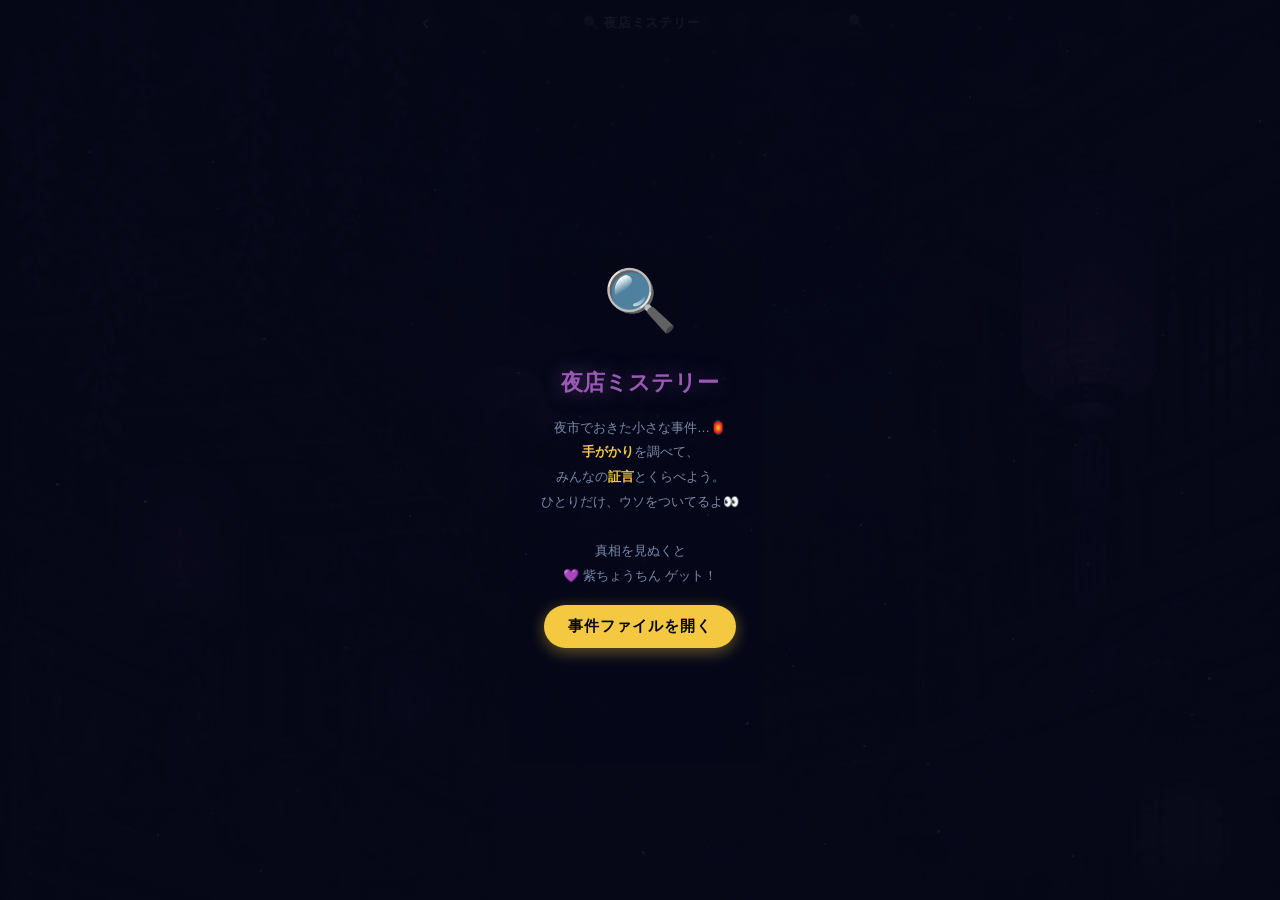
<file: game3-mystery/index.html>
<!DOCTYPE html>
<html lang="ja">
<head>
  <meta charset="UTF-8">
  <meta name="viewport" content="width=device-width, initial-scale=1.0, viewport-fit=cover">
  <meta name="theme-color" content="#060818">
  <title>夜店ミステリー | 寺子屋すずらん</title>
  <link rel="stylesheet" href="../style.css">
  <style>
    .page { max-width: 480px; padding-bottom: 96px; }

    /* ピクセルアート夜店背景 */
    .game-bg {
      position: fixed; inset: 0; z-index: -1;
      background: url('assets/game3-bg.png') center top / cover no-repeat;
    }
    .game-bg::after {
      content: '';
      position: absolute; inset: 0;
      background: linear-gradient(180deg, rgba(10,8,24,.62) 0%, rgba(10,8,24,.5) 45%, rgba(10,8,24,.82) 100%);
    }
    .game-header { background: rgba(10,8,24,.72); backdrop-filter: blur(6px); }

    /* --- 事件カード --- */
    .case-card {
      background: linear-gradient(160deg, #2a1e3a, #1a1430);
      border: 1px solid rgba(155,89,182,.4);
      border-radius: var(--radius-lg);
      padding: var(--sp-lg);
      margin: var(--sp-md);
      box-shadow: 0 6px 24px rgba(0,0,0,.4);
    }
    .case-card__label {
      font-size: 10px; letter-spacing: .18em;
      color: var(--lantern-purple); font-weight: 800;
      margin-bottom: 6px;
    }
    .case-card__title {
      font-size: 19px; font-weight: 900; line-height: 1.4;
      margin-bottom: var(--sp-md);
      display: flex; align-items: center; gap: 8px;
    }
    .case-card__intro {
      font-size: 13.5px; line-height: 1.9; color: #d8cce8;
    }

    /* --- セクション見出し --- */
    .section-h {
      display: flex; align-items: center; gap: 8px;
      font-size: 13px; font-weight: 800; letter-spacing: .08em;
      color: var(--text-primary);
      margin: var(--sp-lg) var(--sp-md) var(--sp-sm);
    }
    .section-h__sub { font-size: 10px; color: var(--text-secondary); font-weight: 400; }

    /* --- 容疑者カード --- */
    .suspects { padding: 0 var(--sp-md); display: flex; flex-direction: column; gap: 10px; }
    .suspect {
      background: var(--sky-card);
      border: 1px solid var(--border);
      border-radius: var(--radius-md);
      padding: 12px 14px;
      display: flex; gap: 12px; align-items: flex-start;
      transition: border-color .2s, box-shadow .2s, transform .12s;
    }
    .suspect.is-accused {
      border-color: var(--lantern-purple);
      box-shadow: 0 0 0 2px rgba(155,89,182,.35);
    }
    .suspect.is-shake { animation: shake .4s; }
    @keyframes shake { 0%,100%{transform:translateX(0)} 25%{transform:translateX(-7px)} 50%{transform:translateX(7px)} 75%{transform:translateX(-4px)} }
    .suspect__avatar { font-size: 38px; line-height: 1; flex-shrink: 0; }
    .suspect__body { flex: 1; min-width: 0; }
    .suspect__name { font-size: 14px; font-weight: 800; margin-bottom: 4px; }
    .suspect__say  {
      font-size: 12.5px; line-height: 1.65; color: #c8c0d8;
      position: relative; padding-left: 14px;
    }
    .suspect__say::before { content: '「'; position: absolute; left: 0; color: var(--lantern-purple); }
    .suspect__say::after  { content: '」'; color: var(--lantern-purple); }
    .suspect__accuse {
      margin-top: 10px;
      width: 100%;
      background: rgba(155,89,182,.16);
      border: 1px solid rgba(155,89,182,.45);
      color: #e0c8f0;
      font-size: 12px; font-weight: 700;
      padding: 9px; border-radius: var(--radius-sm);
      transition: background .15s, transform .1s;
    }
    .suspect__accuse:active { transform: scale(.96); background: rgba(155,89,182,.3); }

    /* --- 手がかりカード --- */
    .clues { padding: 0 var(--sp-md); display: flex; flex-direction: column; gap: 10px; }
    .clue {
      background: var(--sky-card);
      border: 1px solid var(--border);
      border-radius: var(--radius-md);
      overflow: hidden;
      transition: border-color .2s;
    }
    .clue.is-open { border-color: rgba(245,200,66,.4); }
    .clue__head {
      display: flex; align-items: center; gap: 12px;
      padding: 13px 14px;
      width: 100%;
      text-align: left;
      transition: background .15s;
    }
    .clue__head:active { background: var(--sky-hover); }
    .clue__icon  {
      font-size: 26px; line-height: 1; flex-shrink: 0;
      width: 44px; height: 44px;
      display: flex; align-items: center; justify-content: center;
      background: var(--sky-surface); border-radius: 10px;
    }
    .clue__label { flex: 1; font-size: 13px; font-weight: 700; }
    .clue__toggle { font-size: 12px; color: var(--text-secondary); }
    .clue.is-open .clue__toggle { color: var(--text-accent); }
    .clue__detail {
      max-height: 0; overflow: hidden;
      transition: max-height .35s ease, padding .35s ease;
      padding: 0 14px;
      font-size: 12.5px; line-height: 1.8; color: #d0d8e8;
      border-top: 0 solid var(--border);
    }
    .clue.is-open .clue__detail {
      max-height: 220px;
      padding: 12px 14px;
      border-top: 1px solid var(--border);
    }

    /* --- ヒント --- */
    .hint-wrap { padding: var(--sp-md) var(--sp-md) 0; }
    .btn-hint {
      width: 100%;
      background: var(--sky-surface);
      border: 1px dashed rgba(255,255,255,.2);
      color: var(--text-secondary);
      font-size: 12px; font-weight: 700;
      padding: 11px; border-radius: var(--radius-sm);
    }
    .hint-text {
      margin-top: 10px;
      background: rgba(245,200,66,.08);
      border: 1px solid rgba(245,200,66,.25);
      border-radius: var(--radius-sm);
      padding: 12px 14px;
      font-size: 12.5px; line-height: 1.8; color: #e8d9a8;
      display: none;
    }
    .hint-text.is-shown { display: block; }

    /* --- 進捗フッター --- */
    .myst-footer {
      position: fixed; bottom: 0; left: 50%; transform: translateX(-50%);
      width: 100%; max-width: 480px;
      background: rgba(6,8,24,.92);
      backdrop-filter: blur(10px);
      border-top: 1px solid var(--border);
      padding: 10px var(--sp-md);
      padding-bottom: max(10px, env(safe-area-inset-bottom));
      display: flex; align-items: center; justify-content: space-between;
      font-size: 12px; color: var(--text-secondary);
      z-index: 100;
    }
    .myst-footer strong { color: var(--text-accent); font-family: var(--font-mono); }

    /* --- 推理結果モーダル --- */
    .verdict__solution {
      text-align: left;
      background: rgba(155,89,182,.12);
      border: 1px solid rgba(155,89,182,.3);
      border-radius: var(--radius-md);
      padding: 14px;
      font-size: 13px; line-height: 1.85; color: #e0d4ec;
      margin-bottom: var(--sp-lg);
    }

    /* スタート画面 */
    .start-screen {
      position: fixed; inset: 0; z-index: 950;
      background: rgba(6,8,24,.94);
      display: flex; flex-direction: column;
      align-items: center; justify-content: center;
      text-align: center; padding: var(--sp-xl); gap: var(--sp-md);
    }
    .start-screen__icon  { font-size: 60px; }
    .start-screen__title { font-size: 22px; font-weight: 900; color: var(--lantern-purple); text-shadow: 0 0 20px rgba(155,89,182,.5); }
    .start-screen__rule  { font-size: 13px; color: var(--text-secondary); line-height: 1.9; }
  </style>
</head>
<body>

<div class="game-bg" aria-hidden="true"></div>
<div id="stars" aria-hidden="true"></div>

<main class="page">
  <h1 class="sr-only">夜店ミステリー — 証言と手がかりを照合して事件を解く推理ゲーム</h1>

  <header class="game-header">
    <a class="game-header__back" href="../index.html" aria-label="ハブに戻る">‹</a>
    <span class="game-header__title">🔍 夜店ミステリー</span>
    <span class="game-header__score" id="score">🔍</span>
  </header>

  <div id="game-body"><!-- loadCase で構築 --></div>
</main>

<!-- 進捗フッター -->
<div class="myst-footer" id="footer" style="display:none">
  <span>調べた手がかり <strong id="clue-count">0</strong> / <strong id="clue-total">3</strong></span>
  <span>あやしい人をタップで推理👆</span>
</div>

<!-- スタート画面 -->
<div class="start-screen" id="start-screen">
  <div class="start-screen__icon">🔍</div>
  <div class="start-screen__title">夜店ミステリー</div>
  <p class="start-screen__rule">
    夜市でおきた小さな事件…🏮<br>
    <strong style="color:var(--text-accent)">手がかり</strong>を調べて、<br>
    みんなの<strong style="color:var(--text-accent)">証言</strong>とくらべよう。<br>
    ひとりだけ、ウソをついてるよ👀<br><br>
    真相を見ぬくと<br>
    💜 紫ちょうちん ゲット！
  </p>
  <button class="btn btn--primary" id="start-btn">事件ファイルを開く</button>
</div>

<script src="../common.js"></script>
<script>
'use strict';

// ================================================================
// 事件データ
//   各ケースは「容疑者の証言」と「手がかり」で構成。
//   手がかりと照らすと、ひとりの証言だけが矛盾する＝犯人。
//   culprit: 容疑者配列のインデックス
// ================================================================
const CASES = [
  {
    icon: '🐟',
    title: '消えた出目金',
    intro: '金魚すくいの水そうから、いちばん大きな出目金が一ぴき消えてしまった。' +
           '袋に入れて持ち帰った子がいるみたい。あやしい三人のうち、' +
           '本当のことを言っていないのはだれ？',
    suspects: [
      { avatar:'👧', name:'ハナ',   say:'わたしはずっと、かき氷を食べてたの。金魚なんてすくってないわ。' },
      { avatar:'👦', name:'ケンタ', say:'金魚すくいはやったけど、一ぴきも取れなかったよ。すぐあきらめたんだ。' },
      { avatar:'🧒', name:'ソウタ', say:'ぼくはずっと射的の屋台にいたよ。金魚すくいには近づいてないって。' },
    ],
    clues: [
      { icon:'🍧', label:'かき氷屋さんの話', detail:'「ハナちゃんなら、さっきまでずっとここで食べてたよ。シロップのおかわりもしてったね。」' },
      { icon:'🎯', label:'射的屋さんの話',   detail:'「今夜、射的に来た子はまだ一人もいないよ。ソウタくん？　見かけてないなあ。」' },
      { icon:'🗑️', label:'ゴミ箱の中',       detail:'水でぬれた金魚の袋が、すてられていた。中をよく見ると、出目金のものらしい大きなウロコが一枚、はりついている。' },
    ],
    culprit: 2,
    solution: 'ソウタは「ずっと射的にいた」と言ったけれど、射的屋さんは「今夜だれも来ていない」と証言。' +
              'アリバイがウソだったのはソウタだけ。ゴミ箱の濡れた袋にはウロコ——出目金を袋で持ち出した動かぬ証拠。犯人はソウタ！',
    hint: 'まずは三人のアリバイを、屋台の人の証言とくらべてみよう。ウラが取れない人は一人だけ。',
  },
  {
    icon: '🍎',
    title: '最後のりんご飴',
    intro: '屋台に一本だけ残っていた、特製の大きなりんご飴。' +
           '目をはなしたすきに、だれかが食べてしまったみたい。' +
           '赤い飴は、食べると口のまわりに色がつくらしい…。',
    suspects: [
      { avatar:'👩', name:'ユイ',   say:'わたしは盆踊りの輪の中で、ずっと踊ってたの。屋台には行ってないわ。' },
      { avatar:'🧑', name:'タケシ', say:'ぼくはラムネを飲んでただけ。あまいものは苦手なんだ。' },
      { avatar:'👧', name:'みさき', say:'わたしは金魚すくいをしてたの。りんご飴なんて見てもいないわ。' },
    ],
    clues: [
      { icon:'🎐', label:'盆踊りの人の話',   detail:'「ユイちゃんなら、一曲目から最後までずっと踊ってたわよ。いい踊りっぷりだったわ。」' },
      { icon:'🥤', label:'ラムネ屋さんの話', detail:'「タケシくんはラムネを二本買って、ずっとそこのベンチで飲んでたよ。」' },
      { icon:'🐟', label:'金魚すくい屋の話', detail:'「みさきちゃん？　来たのは来たけど、すぐにどこかへ行っちゃったよ。口のまわりが赤かったのが気になったなあ。」' },
    ],
    culprit: 2,
    solution: 'ユイとタケシのアリバイは、それぞれ屋台の人がしっかり証言してくれた。' +
              'でもみさきは「ずっと金魚すくいにいた」と言ったのに、お店の人は「すぐいなくなった」と証言。' +
              'しかも口のまわりが赤い——りんご飴の色！　食べたのはみさきだ。',
    hint: '三人とも「ちがう場所にいた」と言っている。その場所の人が、本当にそう言ってくれるか確かめよう。',
  },
  {
    icon: '🏮',
    title: '迷子のちょうちん',
    intro: 'ベンチに、うさぎ柄のかわいいちょうちんが置き忘れられていた。' +
           '三人が「わたしのです」と名乗り出たけれど、本当の持ち主は一人だけ。' +
           'ちょうちんをよく調べて、持ち主を見つけてあげよう。',
    suspects: [
      { avatar:'👧', name:'リン',   say:'それ、わたしの！　ピンクのうさぎ柄でしょ、すぐわかるもん。' },
      { avatar:'👦', name:'ダイキ', say:'ぼくのだよ。中に本物のろうそくじゃなくて、電池の明かりが入ってるんだ。' },
      { avatar:'👧', name:'さくら', say:'わたしのです。持ち手のところに、名前のシールをはってあるの。' },
    ],
    clues: [
      { icon:'🐰', label:'ちょうちんの柄', detail:'よく見ると、えがかれているのは青いうさぎ。ピンクではない。' },
      { icon:'🕯️', label:'ちょうちんの中身', detail:'中をのぞくと、小さな本物のろうそくがゆれている。電池の明かりではない。' },
      { icon:'🏷️', label:'持ち手のシール', detail:'持ち手の根もとに、ていねいな字で「さくら」と書かれた手作りシールがはってある。' },
    ],
    culprit: 2,
    solution: 'リンは「ピンクのうさぎ」と言ったが、柄は青いうさぎ。ダイキは「電池の明かり」と言ったが、中身は本物のろうそく。' +
              '二人の言い分は、ちょうちんの特ちょうと食いちがう。「さくら」のシールどおり、本当の持ち主はさくらだった。',
    hint: 'それぞれが言う「特ちょう」を、実際のちょうちんと一つずつ見くらべてみよう。合っているのは一人だけ。',
  },
];

// ================================================================
// 状態
// ================================================================
let curCase = null;
let cluesOpened = new Set();
let wrongCount = 0;
let hintUsed = false;
let solved = false;
let lastCaseIdx = -1;

// ================================================================
// DOM
// ================================================================
const body      = document.getElementById('game-body');
const footer    = document.getElementById('footer');
const clueCount = document.getElementById('clue-count');
const clueTotal = document.getElementById('clue-total');

// ================================================================
// ケース読み込み
// ================================================================
function pickCase() {
  if (CASES.length === 1) return 0;
  let i;
  do { i = Math.floor(Math.random() * CASES.length); } while (i === lastCaseIdx);
  lastCaseIdx = i;
  return i;
}

function shuffle(arr) {
  const a = arr.slice();
  for (let i = a.length - 1; i > 0; i--) {
    const j = Math.floor(Math.random() * (i + 1));
    [a[i], a[j]] = [a[j], a[i]];
  }
  return a;
}

function loadCase() {
  curCase = CASES[pickCase()];
  // 犯人が常に同じ位置に並ばないよう、容疑者の表示順をシャッフル
  // （犯人は isCulprit フラグで追跡）
  curCase._suspects = shuffle(
    curCase.suspects.map((s, i) => ({ ...s, isCulprit: i === curCase.culprit }))
  );
  cluesOpened = new Set();
  wrongCount = 0; hintUsed = false; solved = false;

  body.innerHTML = `
    <div class="case-card">
      <div class="case-card__label">📁 じけんファイル</div>
      <div class="case-card__title"><span>${curCase.icon}</span>${curCase.title}</div>
      <p class="case-card__intro">${curCase.intro}</p>
    </div>

    <div class="section-h">👥 容疑者 <span class="section-h__sub">あやしいと思った人をタップ</span></div>
    <div class="suspects" id="suspects"></div>

    <div class="section-h">🔎 手がかり <span class="section-h__sub">タップで調べる</span></div>
    <div class="clues" id="clues"></div>

    <div class="hint-wrap">
      <button class="btn-hint" id="btn-hint">💡 ヒントを見る（スコア -80）</button>
      <p class="hint-text" id="hint-text">${curCase.hint}</p>
    </div>
  `;

  // 容疑者（シャッフル済みの _suspects から描画）
  const sus = document.getElementById('suspects');
  curCase._suspects.forEach((s) => {
    const el = document.createElement('div');
    el.className = 'suspect';
    el.innerHTML = `
      <span class="suspect__avatar">${s.avatar}</span>
      <div class="suspect__body">
        <div class="suspect__name">${s.name}</div>
        <div class="suspect__say">${s.say}</div>
        <button class="suspect__accuse">🔍 ${s.name}があやしい！</button>
      </div>`;
    el.querySelector('.suspect__accuse').addEventListener('click', () => accuse(s, el));
    sus.appendChild(el);
  });

  // 手がかり
  const cls = document.getElementById('clues');
  curCase.clues.forEach((c, i) => {
    const el = document.createElement('div');
    el.className = 'clue';
    el.innerHTML = `
      <button class="clue__head" aria-expanded="false">
        <span class="clue__icon">${c.icon}</span>
        <span class="clue__label">${c.label}</span>
        <span class="clue__toggle">調べる ▾</span>
      </button>
      <div class="clue__detail">${c.detail}</div>`;
    el.querySelector('.clue__head').addEventListener('click', () => toggleClue(i, el));
    cls.appendChild(el);
  });

  // ヒント
  document.getElementById('btn-hint').addEventListener('click', useHint);

  clueTotal.textContent = curCase.clues.length;
  clueCount.textContent = '0';
  footer.style.display = 'flex';
  window.scrollTo(0, 0);
}

// ================================================================
// 操作
// ================================================================
function toggleClue(i, el) {
  const open = el.classList.toggle('is-open');
  el.querySelector('.clue__head').setAttribute('aria-expanded', open);
  el.querySelector('.clue__toggle').textContent = open ? '閉じる ▴' : '調べる ▾';
  if (open) {
    cluesOpened.add(i);
    clueCount.textContent = cluesOpened.size;
  }
}

function useHint() {
  hintUsed = true;
  document.getElementById('hint-text').classList.add('is-shown');
  document.getElementById('btn-hint').style.display = 'none';
}

function accuse(suspect, el) {
  if (solved) return;

  if (suspect.isCulprit) {
    solved = true;
    el.classList.add('is-accused');
    const score = Math.max(100, 500 - wrongCount * 100 - (hintUsed ? 80 : 0));
    setTimeout(() => showVerdict(true, score), 350);
  } else {
    wrongCount++;
    el.classList.remove('is-shake'); void el.offsetWidth; el.classList.add('is-shake');
    showWrongVerdict(suspect.name);
  }
}

// ================================================================
// 判定演出
// ================================================================
function showWrongVerdict(name) {
  showToast(`${name}じゃないみたい…もう一度考えよう🤔`);
  // ヒントをそっと開放（2回まちがえたら）
  if (wrongCount >= 2 && !hintUsed) {
    useHint();
    setTimeout(() => showToast('💡 ヒントを開いたよ'), 1400);
  }
}

function showVerdict(correct, score) {
  const ov = document.createElement('div');
  ov.className = 'game-over';
  ov.innerHTML = `
    <div class="game-over__bg"></div>
    <div class="game-over__card">
      <span class="game-over__lantern">💜</span>
      <p class="game-over__headline">事件かいけつ！</p>
      <div class="verdict__solution">🔍 ${curCase.solution}</div>
      <p class="game-over__score">${score}<small style="font-size:.5em;margin-left:4px">名探偵スコア</small></p>
      <div class="game-over__actions">
        <button class="btn btn--primary"   id="v-hub">💜 紫ちょうちんGET</button>
        <button class="btn btn--secondary" id="v-next">別の事件に挑戦</button>
      </div>
    </div>`;
  document.body.appendChild(ov);
  requestAnimationFrame(() => ov.classList.add('is-active'));

  // 紫ちょうちんを保存（ハブで点灯）
  setLantern(3);

  ov.querySelector('#v-hub').addEventListener('click', () => { location.href = getHubUrl(); });
  ov.querySelector('#v-next').addEventListener('click', () => {
    ov.classList.remove('is-active');
    setTimeout(() => { ov.remove(); loadCase(); }, 320);
  });
}

// ================================================================
// 起動
// ================================================================
initStars(document.getElementById('stars'));
document.getElementById('start-btn').addEventListener('click', () => {
  document.getElementById('start-screen').style.display = 'none';
  loadCase();
});
</script>

</body>
</html>
</file>
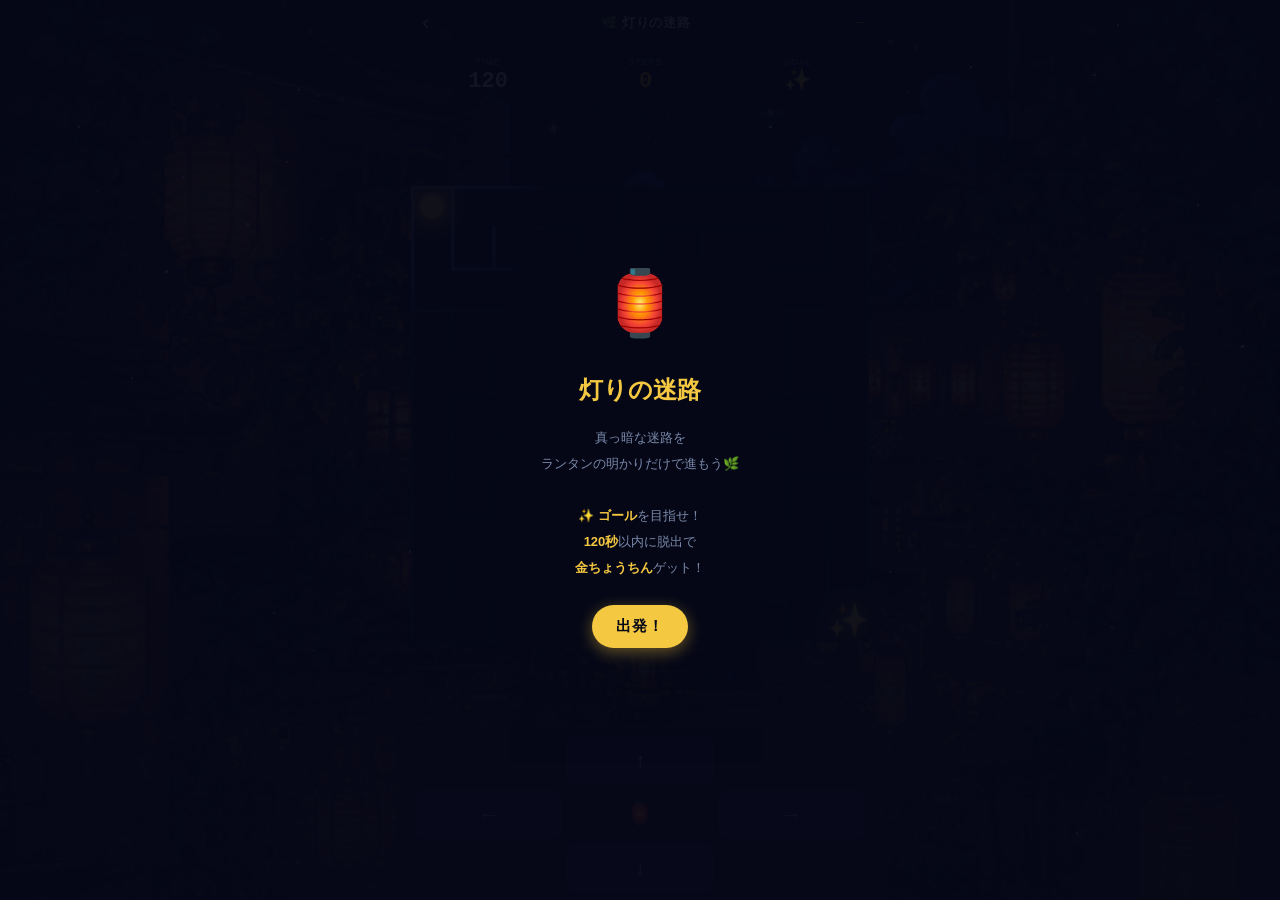
<file: game4-maze/index.html>
<!DOCTYPE html>
<html lang="ja">
<head>
  <meta charset="UTF-8">
  <meta name="viewport" content="width=device-width, initial-scale=1.0, user-scalable=no, viewport-fit=cover">
  <meta name="theme-color" content="#060818">
  <title>灯りの迷路 | 寺子屋すずらん</title>
  <link rel="stylesheet" href="../style.css">
  <style>
    body { overflow: hidden; height: 100vh; height: 100dvh; }

    .page {
      height: 100vh; height: 100dvh;
      display: flex; flex-direction: column; align-items: center;
      max-width: 480px; padding: 0; margin: 0 auto;
    }

    .game-header, .hud { width: 100%; }

    /* キャンバス領域 */
    /* ピクセルアート灯り路地背景 */
    .game-bg {
      position: fixed; inset: 0; z-index: -1;
      background: url('assets/game4-bg.png') center top / cover no-repeat;
    }
    .game-bg::after {
      content: '';
      position: absolute; inset: 0;
      background: linear-gradient(180deg, rgba(8,6,18,.55) 0%, rgba(8,6,18,.4) 50%, rgba(8,6,18,.8) 100%);
    }
    .game-header { background: rgba(8,6,18,.72); backdrop-filter: blur(6px); }
    .hud         { background: rgba(8,6,18,.6);  backdrop-filter: blur(4px); }
    .dpad        { background: rgba(12,10,28,.82) !important; backdrop-filter: blur(4px); }

    .canvas-wrap {
      flex: 1; min-height: 0; width: 100%;
      display: flex; align-items: center; justify-content: center;
      background: transparent;
      overflow: hidden;
    }
    #mc { display: block; touch-action: none; }

    /* Dパッド */
    .dpad {
      width: 100%;
      background: var(--sky-mid);
      border-top: 1px solid var(--border);
      padding: 8px 16px;
      padding-bottom: max(8px, env(safe-area-inset-bottom));
      display: grid;
      grid-template-columns: 1fr 1fr 1fr;
      grid-template-rows: auto auto auto;
      gap: 6px;
    }
    .dpad__btn {
      height: 48px;
      background: var(--sky-card);
      border: 1px solid var(--border);
      border-radius: var(--radius-sm);
      color: var(--text-primary);
      font-size: 20px;
      display: flex; align-items: center; justify-content: center;
      cursor: pointer;
      transition: background .1s, transform .08s;
      touch-action: manipulation;
      -webkit-tap-highlight-color: transparent;
    }
    .dpad__btn:active { background: var(--sky-hover); transform: scale(.9); }
    .dpad__up     { grid-column: 2; grid-row: 1; }
    .dpad__left   { grid-column: 1; grid-row: 2; }
    .dpad__center { grid-column: 2; grid-row: 2;
                    display: flex; align-items: center; justify-content: center;
                    font-size: 22px; }
    .dpad__right  { grid-column: 3; grid-row: 2; }
    .dpad__down   { grid-column: 2; grid-row: 3; }

    /* スタート画面 */
    .start-screen {
      position: fixed; inset: 0; z-index: 950;
      background: rgba(6,8,24,.95);
      display: flex; flex-direction: column;
      align-items: center; justify-content: center;
      text-align: center; padding: var(--sp-xl);
      gap: var(--sp-md);
    }
    .start-screen__icon  { font-size: 64px; animation: lantern-float 2.5s ease-in-out infinite; }
    .start-screen__title { font-size: 24px; font-weight: 900; color: var(--text-accent); }
    .start-screen__rule  {
      font-size: 13px; color: var(--text-secondary);
      line-height: 2; max-width: 280px;
    }
    .start-screen__rule strong { color: var(--text-accent); }

    /* 残り時間が少ないときの警告色 */
    #time.is-urgent { color: #e74c3c; animation: pulse .6s ease-in-out infinite alternate; }
    @keyframes pulse { from { opacity: 1; } to { opacity: .5; } }

    /* 壁にぶつかったときの軽い振動 */
    @keyframes wall-hit { 0%,100%{transform:translateX(0)} 25%{transform:translateX(-4px)} 75%{transform:translateX(4px)} }
    .canvas-wrap.is-hit { animation: wall-hit .25s ease; }
  </style>
</head>
<body>

<div class="game-bg" aria-hidden="true"></div>
<div id="stars" aria-hidden="true"></div>

<main class="page">
  <h1 class="sr-only">灯りの迷路 — ランタンの明かりで暗闇の迷路を抜け出すゲーム</h1>

  <header class="game-header">
    <a class="game-header__back" href="../index.html" aria-label="ハブに戻る">‹</a>
    <span class="game-header__title">🌿 灯りの迷路</span>
    <span class="game-header__score" id="score-disp">—</span>
  </header>

  <div class="hud">
    <div class="hud__item">
      <div class="hud__label">TIME</div>
      <div class="hud__value hud__value--time" id="time">120</div>
    </div>
    <div class="hud__item">
      <div class="hud__label">STEPS</div>
      <div class="hud__value hud__value--combo" id="steps">0</div>
    </div>
    <div class="hud__item">
      <div class="hud__label">GOAL</div>
      <div class="hud__value" style="font-size:22px">✨</div>
    </div>
  </div>

  <div class="canvas-wrap" id="canvas-wrap">
    <canvas id="mc"></canvas>
  </div>

  <div class="dpad" id="dpad">
    <button class="dpad__btn dpad__up"    data-dir="N" aria-label="上へ">↑</button>
    <button class="dpad__btn dpad__left"  data-dir="W" aria-label="左へ">←</button>
    <div class="dpad__center" aria-hidden="true">🏮</div>
    <button class="dpad__btn dpad__right" data-dir="E" aria-label="右へ">→</button>
    <button class="dpad__btn dpad__down"  data-dir="S" aria-label="下へ">↓</button>
  </div>
</main>

<!-- スタート画面 -->
<div class="start-screen" id="start-screen">
  <div class="start-screen__icon">🏮</div>
  <div class="start-screen__title">灯りの迷路</div>
  <p class="start-screen__rule">
    真っ暗な迷路を<br>
    ランタンの明かりだけで進もう🌿<br><br>
    <strong>✨ ゴール</strong>を目指せ！<br>
    <strong>120秒</strong>以内に脱出で<br>
    <strong>金ちょうちん</strong>ゲット！
  </p>
  <button class="btn btn--primary" id="start-btn" style="margin-top:8px">出発！</button>
</div>

<script src="../common.js"></script>
<script>
'use strict';

// ================================================================
// 迷路定数
// ================================================================
const COLS = 11, ROWS = 11;
const CS   = 26;   // セルサイズ (logical px)
const CW   = COLS * CS;
const CH   = ROWS * CS;

const N = 1, S = 2, E = 4, W = 8;
const OPP = { [N]: S, [S]: N, [E]: W, [W]: E };
const DX  = { [N]: 0, [S]: 0, [E]: 1, [W]: -1 };
const DY  = { [N]: -1,[S]: 1, [E]: 0, [W]: 0  };

const GAME_SEC = 120;
// 光の半径: 小さいほど難しい（2.8 = ほどよく怖い）
const LIGHT_R  = Math.floor(CS * 2.8);

// ================================================================
// 迷路生成 — Recursive Backtracker (DFS)
// ================================================================
function generateMaze() {
  const cells = Array.from({ length: ROWS }, () => new Array(COLS).fill(0));

  function carve(x, y) {
    const dirs = [N, S, E, W].sort(() => Math.random() - 0.5);
    for (const d of dirs) {
      const nx = x + DX[d], ny = y + DY[d];
      if (nx >= 0 && nx < COLS && ny >= 0 && ny < ROWS && cells[ny][nx] === 0) {
        cells[y][x] |= d;
        cells[ny][nx] |= OPP[d];
        carve(nx, ny);
      }
    }
  }
  carve(0, 0);
  return cells;
}

// ================================================================
// Canvas セットアップ
// ================================================================
let canvas, ctx, fogCanvas, fogCtx, scale = 1;

function setupCanvas() {
  canvas    = document.getElementById('mc');
  ctx       = canvas.getContext('2d');
  fogCanvas = document.createElement('canvas');
  fogCtx    = fogCanvas.getContext('2d');

  canvas.width    = CW;
  canvas.height   = CH;
  fogCanvas.width = CW;
  fogCanvas.height= CH;

  applyScale();
  window.addEventListener('resize', applyScale, { passive: true });
}

function applyScale() {
  const wrap = document.getElementById('canvas-wrap');
  const s = Math.min(wrap.clientWidth / CW, wrap.clientHeight / CH, 1.6);
  scale = s;
  canvas.style.width  = (CW * s) + 'px';
  canvas.style.height = (CH * s) + 'px';
}

// ================================================================
// ゲーム状態
// ================================================================
let maze, px, py, steps, goalReached, gameOver;
let timer = null;
let raf   = null;
let animFrame = 0; // ゴール演出用フレームカウンタ

function initState() {
  maze = generateMaze();
  px   = 0; py = 0;
  steps = 0; goalReached = false; gameOver = false;
  animFrame = 0;
  document.getElementById('steps').textContent    = '0';
  document.getElementById('time').textContent     = GAME_SEC;
  document.getElementById('time').classList.remove('is-urgent');
  document.getElementById('score-disp').textContent = '—';
}

// ================================================================
// 描画
// ================================================================
function draw(goalPulse) {
  const pcx = px * CS + CS / 2;
  const pcy = py * CS + CS / 2;

  // 背景
  ctx.fillStyle = '#07091c';
  ctx.fillRect(0, 0, CW, CH);

  // ゴール周囲グロー（常時）
  drawGoalGlow(goalPulse || 0);

  // 迷路の壁
  drawWalls();

  // スタートマーク
  drawStartMark();

  // プレイヤー（ランタン）
  drawPlayer(pcx, pcy);

  // 霧のオーバーレイ
  drawFog(pcx, pcy, goalPulse || 0);

  // ゴールアイコン（霧の上に描画して常に見えるように）
  drawGoalIcon();
}

function drawWalls() {
  ctx.strokeStyle = 'rgba(110,140,200,0.75)';
  ctx.lineWidth   = 1.8;
  ctx.lineCap     = 'square';

  // 外枠
  ctx.strokeRect(0.9, 0.9, CW - 1.8, CH - 1.8);

  // 内部の壁
  for (let y = 0; y < ROWS; y++) {
    for (let x = 0; x < COLS; x++) {
      const cell = maze[y][x];
      const bx   = x * CS, by = y * CS;

      if (!(cell & E) && x < COLS - 1) {
        ctx.beginPath();
        ctx.moveTo(bx + CS, by);
        ctx.lineTo(bx + CS, by + CS);
        ctx.stroke();
      }
      if (!(cell & S) && y < ROWS - 1) {
        ctx.beginPath();
        ctx.moveTo(bx, by + CS);
        ctx.lineTo(bx + CS, by + CS);
        ctx.stroke();
      }
    }
  }
}

function drawStartMark() {
  ctx.font = `${CS * 0.6}px serif`;
  ctx.textAlign = 'center';
  ctx.textBaseline = 'middle';
  ctx.globalAlpha = 0.4;
  ctx.fillText('🏠', CS / 2, CS / 2);
  ctx.globalAlpha = 1;
}

function drawGoalGlow(pulse) {
  const gx = (COLS - 1) * CS + CS / 2;
  const gy = (ROWS - 1) * CS + CS / 2;
  const r  = CS * 1.8 + pulse;
  const g  = ctx.createRadialGradient(gx, gy, 0, gx, gy, r);
  g.addColorStop(0, 'rgba(241,196,15,0.45)');
  g.addColorStop(0.5,'rgba(241,196,15,0.15)');
  g.addColorStop(1, 'rgba(241,196,15,0)');
  ctx.fillStyle = g;
  ctx.fillRect(0, 0, CW, CH);
}

function drawGoalIcon() {
  const gx = (COLS - 1) * CS + CS / 2;
  const gy = (ROWS - 1) * CS + CS / 2;
  ctx.font = `${CS * 0.82}px serif`;
  ctx.textAlign    = 'center';
  ctx.textBaseline = 'middle';
  ctx.shadowBlur   = 14;
  ctx.shadowColor  = '#ffd700';
  ctx.fillStyle    = 'white';
  ctx.fillText('✨', gx, gy);
  ctx.shadowBlur   = 0;
}

function drawPlayer(cx, cy) {
  // ランタンの暖かいグロー
  const g = ctx.createRadialGradient(cx, cy, 0, cx, cy, CS * 0.8);
  g.addColorStop(0,   'rgba(245,200,66,0.85)');
  g.addColorStop(0.4, 'rgba(245,140,30,0.4)');
  g.addColorStop(1,   'rgba(245,140,30,0)');
  ctx.fillStyle = g;
  ctx.beginPath(); ctx.arc(cx, cy, CS * 0.8, 0, Math.PI * 2); ctx.fill();

  // プレイヤードット
  ctx.shadowBlur  = 10;
  ctx.shadowColor = '#f5c842';
  ctx.fillStyle   = '#f5c842';
  ctx.beginPath(); ctx.arc(cx, cy, CS * 0.28, 0, Math.PI * 2); ctx.fill();
  ctx.shadowBlur  = 0;
}

function drawFog(cx, cy, pulse) {
  const lr = LIGHT_R + pulse * 0.6;

  // fogCanvas: 暗いオーバーレイ → 中央を切り抜く
  fogCtx.clearRect(0, 0, CW, CH);
  fogCtx.fillStyle = 'rgba(4,6,20,0.94)';
  fogCtx.fillRect(0, 0, CW, CH);

  // destination-out でプレイヤー周囲を透明化
  fogCtx.globalCompositeOperation = 'destination-out';
  const grad = fogCtx.createRadialGradient(cx, cy, 0, cx, cy, lr);
  grad.addColorStop(0,    'rgba(0,0,0,1)');
  grad.addColorStop(0.5,  'rgba(0,0,0,0.95)');
  grad.addColorStop(0.8,  'rgba(0,0,0,0.55)');
  grad.addColorStop(1,    'rgba(0,0,0,0)');
  fogCtx.fillStyle = grad;
  fogCtx.beginPath();
  fogCtx.arc(cx, cy, lr, 0, Math.PI * 2);
  fogCtx.fill();
  fogCtx.globalCompositeOperation = 'source-over';

  ctx.drawImage(fogCanvas, 0, 0);
}

// ================================================================
// ゴール演出ループ
// ================================================================
function goalLoop() {
  animFrame++;
  const pulse = Math.sin(animFrame * 0.15) * CS * 0.7 + CS * 0.4;
  draw(pulse);
  raf = requestAnimationFrame(goalLoop);
}

// ================================================================
// 移動
// ================================================================
function move(dir) {
  if (gameOver || goalReached) return;
  if (!(maze[py][px] & dir)) {
    // 壁: キャンバス振動
    const wrap = document.getElementById('canvas-wrap');
    wrap.classList.remove('is-hit');
    void wrap.offsetWidth; // reflow
    wrap.classList.add('is-hit');
    return;
  }
  px += DX[dir];
  py += DY[dir];
  steps++;
  document.getElementById('steps').textContent = steps;
  draw();

  if (px === COLS - 1 && py === ROWS - 1) {
    onGoal();
  }
}

function onGoal() {
  goalReached = true;
  if (timer) timer.stop();

  const remaining = parseInt(document.getElementById('time').textContent, 10);
  const score = 100 + remaining * 2 + Math.max(0, 300 - steps);
  document.getElementById('score-disp').textContent = score + 'pt';

  // ゴール演出開始
  raf = requestAnimationFrame(goalLoop);

  setTimeout(() => {
    if (raf) { cancelAnimationFrame(raf); raf = null; }
    draw(CS * 0.8);
    showGameComplete({ lanternId: 4, score })
      .then(r => { if (r === 'retry') startGame(); });
  }, 1200);
}

// ================================================================
// 時間切れ
// ================================================================
function onTimeUp() {
  if (goalReached) return;
  gameOver = true;
  showFail();
}

function showFail() {
  const ov = document.createElement('div');
  ov.className = 'game-over';
  ov.innerHTML = `
    <div class="game-over__bg"></div>
    <div class="game-over__card">
      <span class="game-over__lantern" style="filter:grayscale(1) brightness(.6);opacity:.65">✨</span>
      <p class="game-over__headline" style="color:var(--text-primary)">時間ぎれ！</p>
      <p style="color:var(--text-secondary);font-size:13px;margin-bottom:20px">
        出口までもう少し…<br>もう一度挑戦しよう🌿
      </p>
      <div class="game-over__actions">
        <button class="btn btn--primary"   id="fr">もう一度</button>
        <button class="btn btn--secondary" id="fh">ハブに戻る</button>
      </div>
    </div>`;
  document.body.appendChild(ov);
  requestAnimationFrame(() => ov.classList.add('is-active'));
  ov.querySelector('#fr').addEventListener('click', () => { ov.remove(); startGame(); });
  ov.querySelector('#fh').addEventListener('click', () => { location.href = getHubUrl(); });
}

// ================================================================
// ゲーム起動
// ================================================================
function startGame() {
  document.getElementById('start-screen').style.display = 'none';
  document.querySelectorAll('.game-over').forEach(e => e.remove());

  if (timer) timer.stop();
  if (raf)   { cancelAnimationFrame(raf); raf = null; }

  initState();
  draw();

  timer = createTimer(GAME_SEC,
    t => {
      document.getElementById('time').textContent = t;
      document.getElementById('time').classList.toggle('is-urgent', t <= 15);
    },
    onTimeUp
  );
  timer.start();
}

// ================================================================
// 入力
// ================================================================
// Dパッド
const DIR_MAP = { N, S, E, W };
document.querySelectorAll('.dpad__btn').forEach(btn => {
  btn.addEventListener('pointerdown', e => {
    e.preventDefault();
    move(DIR_MAP[btn.dataset.dir]);
  });
});

// キーボード
document.addEventListener('keydown', e => {
  const k = { ArrowUp: N, ArrowDown: S, ArrowRight: E, ArrowLeft: W,
               w: N, s: S, d: E, a: W };
  if (k[e.key]) { e.preventDefault(); move(k[e.key]); }
});

// スワイプ
let tx0 = null, ty0 = null;
document.addEventListener('touchstart', e => {
  tx0 = e.touches[0].clientX;
  ty0 = e.touches[0].clientY;
}, { passive: true });
document.addEventListener('touchend', e => {
  if (tx0 === null) return;
  const dx = e.changedTouches[0].clientX - tx0;
  const dy = e.changedTouches[0].clientY - ty0;
  if (Math.max(Math.abs(dx), Math.abs(dy)) < 24) { tx0 = null; return; }
  if (Math.abs(dx) > Math.abs(dy)) move(dx > 0 ? E : W);
  else                              move(dy > 0 ? S : N);
  tx0 = null;
}, { passive: true });

// ================================================================
// 初期化
// ================================================================
setupCanvas();
initStars(document.getElementById('stars'));

// スタート画面の背景として静的に一度描画
maze = generateMaze(); px = 0; py = 0;
goalReached = false; gameOver = true; // 起動前は移動不可
draw();

document.getElementById('start-btn').addEventListener('click', startGame);
</script>
</body>
</html>
</file>
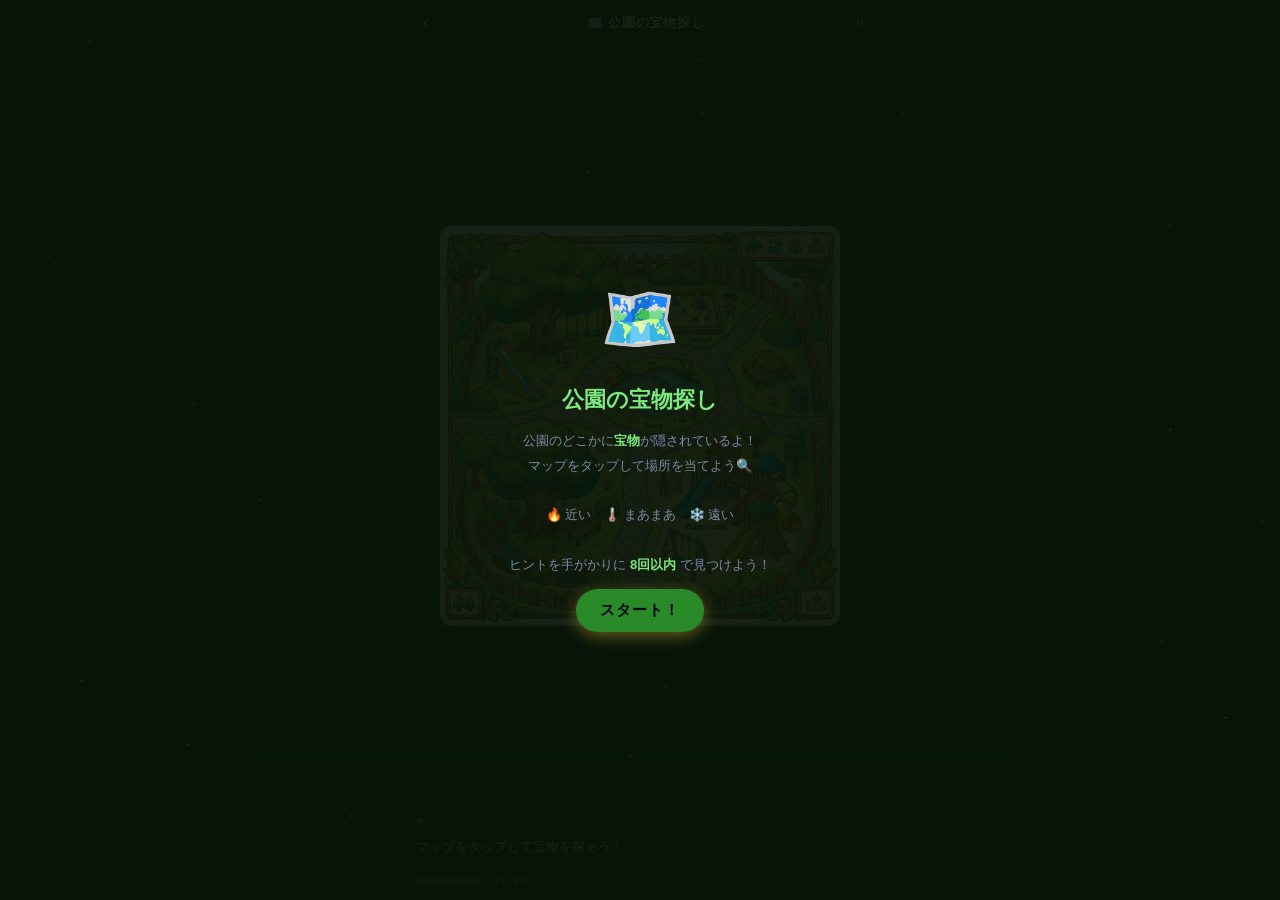
<file: game5-secret/index.html>
<!DOCTYPE html>
<html lang="ja">
<head>
  <meta charset="UTF-8">
  <meta name="viewport" content="width=device-width, initial-scale=1.0, user-scalable=no, viewport-fit=cover">
  <meta name="theme-color" content="#1a3a1a">
  <title>公園の宝物探し | 寺子屋すずらん</title>
  <link rel="stylesheet" href="../style.css">
  <style>
    body { overflow: hidden; height: 100vh; height: 100dvh; background: #0d2010; }

    .page {
      height: 100vh; height: 100dvh;
      display: flex; flex-direction: column;
      align-items: center;
      padding: 0;
      max-width: 480px;
    }

    /* ---- マップキャンバス ---- */
    .map-wrap {
      position: relative;
      flex: 1;
      width: 100%;
      display: flex;
      align-items: center;
      justify-content: center;
      overflow: hidden;
      min-height: 0;
    }
    #map-canvas {
      display: block;
      touch-action: none;
      cursor: crosshair;
      border-radius: 12px;
      box-shadow: 0 0 32px rgba(0,200,80,.18);
    }

    /* ---- ヒントパネル ---- */
    .clue-panel {
      width: 100%;
      background: rgba(10,30,10,.9);
      border-top: 1px solid rgba(80,180,80,.25);
      padding: 10px 16px;
      padding-bottom: max(10px, env(safe-area-inset-bottom));
      min-height: 80px;
      display: flex;
      flex-direction: column;
      gap: 6px;
    }
    .clue-panel__label {
      font-size: 9px;
      letter-spacing: .1em;
      color: rgba(120,220,120,.7);
    }
    .clue-panel__text {
      font-size: 13px;
      line-height: 1.6;
      color: var(--text-primary);
      min-height: 2.4em;
    }
    .clue-panel__taps {
      font-size: 10px;
      color: var(--text-secondary);
      display: flex;
      align-items: center;
      gap: 4px;
    }
    .tap-dot {
      width: 8px; height: 8px;
      border-radius: 50%;
      background: rgba(120,220,120,.3);
      border: 1px solid rgba(80,180,80,.5);
      display: inline-block;
      transition: background .3s;
    }
    .tap-dot.used { background: rgba(200,80,80,.7); border-color: rgba(220,80,80,.8); }

    /* ---- 温度フィードバック ---- */
    .temp-badge {
      position: absolute;
      font-size: 22px; font-weight: 900;
      pointer-events: none;
      z-index: 20;
      text-shadow: 0 2px 8px rgba(0,0,0,.8);
      animation: temp-rise .9s ease-out forwards;
    }
    @keyframes temp-rise {
      0%  { opacity:0; transform:translateY(0) scale(.5); }
      20% { opacity:1; }
      100%{ opacity:0; transform:translateY(-60px) scale(1.1); }
    }

    /* ---- スタート画面 ---- */
    .start-screen {
      position: fixed; inset: 0; z-index: 950;
      background: rgba(8,20,8,.93);
      display: flex; flex-direction: column;
      align-items: center; justify-content: center;
      text-align: center; padding: 32px 24px;
      gap: 12px;
    }
    .start-screen__icon { font-size: 64px; }
    .start-screen__title { font-size: 22px; font-weight: 900; color: #7de87d; }
    .start-screen__rule  { font-size: 13px; color: var(--text-secondary); line-height: 1.9; }
  </style>
</head>
<body>

<div id="stars" aria-hidden="true"></div>

<main class="page">
  <header class="game-header" style="width:100%;background:rgba(8,20,8,.8);backdrop-filter:blur(6px);">
    <a class="game-header__back" href="../index.html" aria-label="ハブに戻る">‹</a>
    <span class="game-header__title">🗺️ 公園の宝物探し</span>
    <span class="game-header__score" id="score">0</span>
  </header>

  <div class="map-wrap" id="map-wrap">
    <canvas id="map-canvas"></canvas>
  </div>

  <div class="clue-panel">
    <span class="clue-panel__label">🔍 ヒント</span>
    <div class="clue-panel__text" id="clue-text">マップをタップして宝物を探そう！</div>
    <div class="clue-panel__taps">
      <span id="tap-dots"></span>
      <span id="tap-label" style="margin-left:6px">残り <strong id="taps-left">8</strong> 回</span>
    </div>
  </div>
</main>

<!-- スタート画面 -->
<div class="start-screen" id="start-screen">
  <div class="start-screen__icon">🗺️</div>
  <div class="start-screen__title">公園の宝物探し</div>
  <p class="start-screen__rule">
    公園のどこかに<strong style="color:#7de87d">宝物</strong>が隠されているよ！<br>
    マップをタップして場所を当てよう🔍<br><br>
    🔥 近い　🌡️ まあまあ　❄️ 遠い<br><br>
    ヒントを手がかりに <strong style="color:#7de87d">8回以内</strong> で見つけよう！
  </p>
  <button class="btn btn--primary" id="start-btn" onclick="startGame()" style="background:#2a8a2a;border-color:#3ab03a;">スタート！</button>
</div>

<script src="../common.js"></script>
<script>
'use strict';

// ============================================================
// 定数
// ============================================================
const MAX_TAPS = 8;

// 宝物の相対座標（マップ上 0〜1）
const TREASURE = { rx: 0.62, ry: 0.68 };

// ヒント（タップ回数に応じて段階的に開示）
const CLUES = [
  { after: 0, text: 'マップをタップして宝物を探そう！' },
  { after: 2, text: '🌿 宝物は公園の中心より少し外れた場所にあるよ…' },
  { after: 4, text: '🎠 遊具のそばを探してみよう！' },
  { after: 6, text: '🌸 花壇のそば、ブランコの近くをよく見て！' },
];

// 温度フィードバック（距離 0〜1）
const TEMP = [
  { max: 0.12, label: '🎉 みつけた！', color: '#ffe040', icon: '💥' },
  { max: 0.22, label: '🔥 あつい！',   color: '#ff6020', icon: '🔥' },
  { max: 0.38, label: '🌡️ あたたかい', color: '#ff9040', icon: '🌡️' },
  { max: 0.55, label: '❄️ つめたい',   color: '#40c0ff', icon: '❄️' },
  { max: 1.00, label: '🧊 こおりそう！',color: '#80d8ff', icon: '🧊' },
];

// ============================================================
// 状態
// ============================================================
let tapsLeft = MAX_TAPS;
let tapsUsed = 0;
let found    = false;
let gameActive = false;
const markers = [];

// ============================================================
// Canvas セットアップ
// ============================================================
const canvas = document.getElementById('map-canvas');
const ctx    = canvas.getContext('2d');
const wrap   = document.getElementById('map-wrap');
const mapImg = new Image();
mapImg.src   = 'assets/park-map.png';

let canvasSize = 300;

function resize() {
  const w = wrap.clientWidth  - 16;
  const h = wrap.clientHeight - 16;
  canvasSize = Math.min(w, h, 400);
  canvas.width  = canvasSize;
  canvas.height = canvasSize;
  canvas.style.width  = canvasSize + 'px';
  canvas.style.height = canvasSize + 'px';
  draw();
}

function draw() {
  ctx.clearRect(0, 0, canvasSize, canvasSize);

  // 地図
  if (mapImg.complete && mapImg.naturalWidth > 0) {
    ctx.drawImage(mapImg, 0, 0, canvasSize, canvasSize);
    ctx.fillStyle = 'rgba(0,0,0,.15)';
    ctx.fillRect(0, 0, canvasSize, canvasSize);
  } else {
    ctx.fillStyle = '#1a4a20';
    ctx.fillRect(0, 0, canvasSize, canvasSize);
    ctx.fillStyle = 'rgba(255,255,255,.3)';
    ctx.font = '14px sans-serif';
    ctx.textAlign = 'center';
    ctx.fillText('マップ読み込み中…', canvasSize / 2, canvasSize / 2);
  }

  // タップマーカー
  markers.forEach(m => {
    const x = m.rx * canvasSize;
    const y = m.ry * canvasSize;
    ctx.beginPath();
    ctx.arc(x, y, 14, 0, Math.PI * 2);
    ctx.fillStyle = m.color + '55';
    ctx.fill();
    ctx.strokeStyle = m.color;
    ctx.lineWidth = 2.5;
    ctx.stroke();
    ctx.font = '13px serif';
    ctx.textAlign = 'center';
    ctx.textBaseline = 'middle';
    ctx.fillText(m.icon, x, y);
  });

  // 宝物（発見時）
  if (found) {
    const tx = TREASURE.rx * canvasSize;
    const ty = TREASURE.ry * canvasSize;
    ctx.font = '32px serif';
    ctx.textAlign = 'center';
    ctx.textBaseline = 'middle';
    ctx.fillText('💎', tx, ty);
    ctx.beginPath();
    ctx.arc(tx, ty, 24, 0, Math.PI * 2);
    ctx.strokeStyle = '#ffe040';
    ctx.lineWidth = 3;
    ctx.setLineDash([5, 4]);
    ctx.stroke();
    ctx.setLineDash([]);
  }
}

mapImg.onload = () => resize();
window.addEventListener('resize', resize);

// ============================================================
// タップ処理
// ============================================================
function getRelPos(e) {
  const rect = canvas.getBoundingClientRect();
  const src  = e.touches ? e.touches[0] : e;
  return {
    rx: (src.clientX - rect.left) / canvasSize,
    ry: (src.clientY - rect.top)  / canvasSize,
  };
}

function distTo(rx, ry) {
  return Math.hypot(rx - TREASURE.rx, ry - TREASURE.ry);
}

function onTap(e) {
  e.preventDefault();
  if (!gameActive || found || tapsLeft <= 0) return;

  const { rx, ry } = getRelPos(e);
  const d  = distTo(rx, ry);
  const ti = TEMP.find(t => d <= t.max);

  tapsUsed++;
  tapsLeft--;
  markers.push({ rx, ry, color: ti.color, icon: ti.icon });

  // フィードバックバッジ
  const bx = rx * canvasSize;
  const by = ry * canvasSize - 20;
  showTempBadge(bx, by, ti.label, ti.color);

  updateClue();
  updateTapDots();
  draw();

  if (d <= TEMP[0].max) {
    found = true;
    draw();
    gameActive = false;
    setTimeout(() => {
      const score = Math.max(100, 500 - (tapsUsed - 1) * 55);
      document.getElementById('score').textContent = score;
      showGameComplete({ lanternId: 5, score })
        .then(r => { if (r === 'retry') startGame(); });
    }, 1200);
  } else if (tapsLeft <= 0) {
    gameActive = false;
    setTimeout(showFail, 800);
  }
}

canvas.addEventListener('click',      onTap);
canvas.addEventListener('touchstart', onTap, { passive: false });

// ============================================================
// UI 更新
// ============================================================
function updateClue() {
  const active = [...CLUES].reverse().find(c => tapsUsed >= c.after);
  if (active) document.getElementById('clue-text').textContent = active.text;
}

function updateTapDots() {
  const dots = document.getElementById('tap-dots');
  dots.innerHTML = '';
  for (let i = 0; i < MAX_TAPS; i++) {
    const d = document.createElement('span');
    d.className = 'tap-dot' + (i < tapsUsed ? ' used' : '');
    dots.appendChild(d);
  }
  document.getElementById('taps-left').textContent = tapsLeft;
}

function showTempBadge(x, y, label, color) {
  const wrapRect   = wrap.getBoundingClientRect();
  const canvasRect = canvas.getBoundingClientRect();
  const badge = document.createElement('div');
  badge.className   = 'temp-badge';
  badge.textContent = label;
  badge.style.color = color;
  badge.style.left  = (canvasRect.left - wrapRect.left + x - 40) + 'px';
  badge.style.top   = (canvasRect.top  - wrapRect.top  + y)      + 'px';
  wrap.appendChild(badge);
  setTimeout(() => badge.remove(), 920);
}

// ============================================================
// 失敗オーバーレイ
// ============================================================
function showFail() {
  const tx = Math.round(TREASURE.rx * 100);
  const ty = Math.round(TREASURE.ry * 100);
  const overlay = document.createElement('div');
  overlay.className = 'game-over';
  overlay.innerHTML = `
    <div class="game-over__bg"></div>
    <div class="game-over__card">
      <span class="game-over__lantern" style="filter:grayscale(1);opacity:.6">💎</span>
      <p class="game-over__headline" style="color:var(--text-primary)">見つからなかった…</p>
      <p style="color:var(--text-secondary);font-size:13px;margin-bottom:8px">
        宝物はマップの右下エリアにあったよ！
      </p>
      <p style="color:var(--text-secondary);font-size:12px;margin-bottom:20px">
        ヒントを使って次は見つけよう🔍
      </p>
      <div class="game-over__actions">
        <button class="btn btn--primary" id="fail-retry" style="background:#2a8a2a">もう一度</button>
        <button class="btn btn--secondary" id="fail-hub">ハブに戻る</button>
      </div>
    </div>`;
  document.body.appendChild(overlay);
  requestAnimationFrame(() => overlay.classList.add('is-active'));
  overlay.querySelector('#fail-retry').addEventListener('click', () => { overlay.remove(); startGame(); });
  overlay.querySelector('#fail-hub').addEventListener('click',   () => { location.href = getHubUrl(); });
}

// ============================================================
// ゲーム開始 / リセット
// ============================================================
function startGame() {
  // 状態リセット
  tapsLeft   = MAX_TAPS;
  tapsUsed   = 0;
  found      = false;
  gameActive = true;
  markers.length = 0;

  document.getElementById('score').textContent = '0';
  document.getElementById('clue-text').textContent = CLUES[0].text;
  document.getElementById('start-screen').style.display = 'none';

  updateTapDots();
  resize();
  draw();
}

// ============================================================
// 初期化
// ============================================================
initStars(document.getElementById('stars'));
updateTapDots();
resize();

document.getElementById('start-btn').addEventListener('click', startGame);
</script>
</body>
</html>
</file>
<file: style.css>
/* ================================================================
   寺子屋すずらん 夜市ゲーム — 共通スタイル
   全ゲームページがこのCSSをインポートして使用する
   ================================================================ */

/* ----- Design Tokens ----- */
:root {
  /* Night sky */
  --sky-deep:    #060818;
  --sky-mid:     #0d1128;
  --sky-surface: #161c3c;
  --sky-card:    #1e2450;
  --sky-hover:   #252c5c;

  /* Lantern colors */
  --lantern-red:    #e74c3c;
  --lantern-blue:   #4a9de0;
  --lantern-purple: #9b59b6;
  --lantern-gold:   #f1c40f;
  --lantern-secret: #e8dfc8;
  --lantern-unlit:  rgba(255,255,255,0.06);

  /* Text */
  --text-primary:   #f0e6d3;
  --text-secondary: #7a8aaa;
  --text-accent:    #f5c842;

  /* UI */
  --border:      rgba(255,255,255,0.08);
  --radius-sm:   8px;
  --radius-md:   12px;
  --radius-lg:   16px;
  --radius-xl:   24px;
  --radius-full: 999px;

  /* Spacing */
  --sp-xs:  4px;
  --sp-sm:  8px;
  --sp-md:  16px;
  --sp-lg:  24px;
  --sp-xl:  32px;
  --sp-2xl: 48px;

  /* Typography */
  --font-jp:   'Hiragino Kaku Gothic ProN', 'Yu Gothic', 'Noto Sans JP', sans-serif;
  --font-mono: 'Courier New', monospace;

  /* Transition */
  --t: 0.22s ease;
  --t-slow: 0.45s ease;
}

/* ----- Reset ----- */
*, *::before, *::after { box-sizing: border-box; margin: 0; padding: 0; }
html { -webkit-tap-highlight-color: transparent; font-size: 16px; }
body {
  font-family: var(--font-jp);
  background: var(--sky-deep);
  color: var(--text-primary);
  min-height: 100vh;
  overflow-x: hidden;
  line-height: 1.6;
}
a { color: inherit; text-decoration: none; }
button { cursor: pointer; border: none; background: none; font-family: inherit; }

/* ----- Stars Background ----- */
#stars {
  position: fixed;
  inset: 0;
  pointer-events: none;
  z-index: 0;
  overflow: hidden;
}
.star {
  position: absolute;
  border-radius: 50%;
  background: white;
  animation: twinkle var(--star-dur, 3s) ease-in-out infinite var(--star-del, 0s);
}
@keyframes twinkle {
  0%,100% { opacity: var(--star-lo, 0.25); transform: scale(1); }
  50%      { opacity: 1; transform: scale(1.5); }
}

/* ----- Accessibility ----- */
.sr-only {
  position: absolute; width: 1px; height: 1px; padding: 0;
  margin: -1px; overflow: hidden; clip: rect(0,0,0,0);
  white-space: nowrap; border: 0;
}

/* ================================================================
   Hub Page
   ================================================================ */
.hub {
  position: relative;
  z-index: 1;
  max-width: 428px;
  margin: 0 auto;
  padding: var(--sp-xl) var(--sp-md) var(--sp-2xl);
}

/* --- Header --- */
.hub__header { text-align: center; margin-bottom: var(--sp-xl); }

.hub__tagline {
  font-size: 11px;
  color: var(--text-secondary);
  letter-spacing: 0.14em;
  margin-bottom: var(--sp-sm);
}

.hub__title {
  font-size: clamp(30px, 9vw, 44px);
  font-weight: 900;
  color: var(--text-accent);
  letter-spacing: 0.06em;
  text-shadow: 0 0 40px rgba(245,200,66,.55), 0 2px 4px rgba(0,0,0,.8);
  line-height: 1.15;
  margin-bottom: var(--sp-xs);
}

.hub__subtitle {
  font-size: 12px;
  color: var(--text-secondary);
  letter-spacing: 0.1em;
  margin-bottom: var(--sp-md);
}

.hub__badge {
  display: inline-block;
  background: rgba(245,200,66,.12);
  border: 1px solid rgba(245,200,66,.3);
  color: var(--text-accent);
  font-size: 11px;
  font-weight: 700;
  letter-spacing: 0.1em;
  padding: 3px 12px;
  border-radius: var(--radius-full);
}

/* --- Lantern Progress --- */
.hub__lanterns {
  background: var(--sky-card);
  border: 1px solid var(--border);
  border-radius: var(--radius-lg);
  padding: var(--sp-md) var(--sp-md);
  margin-bottom: var(--sp-xl);
}

.hub__lanterns-label {
  text-align: center;
  font-size: 11px;
  color: var(--text-secondary);
  letter-spacing: 0.1em;
  margin-bottom: var(--sp-md);
}

.lantern-row {
  display: flex;
  justify-content: space-between;
  align-items: center;
  gap: var(--sp-sm);
}

.lantern {
  display: flex;
  flex-direction: column;
  align-items: center;
  gap: 4px;
  flex: 1;
  padding: 8px 2px;
  border-radius: var(--radius-sm);
  opacity: 0.22;
  filter: grayscale(1) brightness(.7);
  transition: opacity var(--t-slow), filter var(--t-slow);
}

.lantern.is-lit {
  opacity: 1;
  filter: none;
}

.lantern__icon {
  font-size: clamp(24px, 7vw, 32px);
  display: block;
  line-height: 1;
}

.lantern.is-lit .lantern__icon {
  animation: lantern-float 2.8s ease-in-out infinite;
}

.lantern__name {
  font-size: 10px;
  letter-spacing: 0.04em;
  color: var(--text-secondary);
}

.lantern--red.is-lit    { filter: drop-shadow(0 0 10px var(--lantern-red)); }
.lantern--blue.is-lit   { filter: drop-shadow(0 0 10px var(--lantern-blue)); }
.lantern--purple.is-lit { filter: drop-shadow(0 0 10px var(--lantern-purple)); }
.lantern--gold.is-lit   { filter: drop-shadow(0 0 10px var(--lantern-gold)); }
.lantern--secret.is-lit { filter: drop-shadow(0 0 14px var(--lantern-secret)) drop-shadow(0 0 4px white); }

@keyframes lantern-float {
  0%,100% { transform: translateY(0) rotate(-4deg); }
  50%      { transform: translateY(-5px) rotate(4deg); }
}

/* --- Section Title --- */
.hub__section-title {
  font-size: 12px;
  font-weight: 700;
  color: var(--text-secondary);
  letter-spacing: 0.12em;
  margin-bottom: var(--sp-md);
}

/* --- Game Grid --- */
.game-grid {
  display: grid;
  grid-template-columns: 1fr 1fr;
  gap: var(--sp-md);
  margin-bottom: var(--sp-xl);
}

.game-card {
  display: flex;
  flex-direction: column;
  background: var(--sky-card);
  border: 1px solid var(--border);
  border-radius: var(--radius-md);
  padding: var(--sp-md);
  position: relative;
  overflow: hidden;
  min-height: 128px;
  transition: transform var(--t), box-shadow var(--t);
}

.game-card:active { transform: scale(0.96); }

.game-card::before {
  content: '';
  position: absolute;
  left: 0; top: 0; bottom: 0;
  width: 4px;
}

.game-card--red::before    { background: var(--lantern-red); }
.game-card--blue::before   { background: var(--lantern-blue); }
.game-card--purple::before { background: var(--lantern-purple); }
.game-card--gold::before   { background: var(--lantern-gold); }

.game-card.is-visited { border-color: rgba(255,255,255,.14); }

.game-card__icon  { font-size: 26px; margin-bottom: 6px; line-height: 1; }
.game-card__title { font-size: 12px; font-weight: 700; line-height: 1.35; margin-bottom: 4px; }
.game-card__desc  { font-size: 10px; color: var(--text-secondary); line-height: 1.45; }

.game-card__stamp {
  position: absolute;
  bottom: 8px; right: 8px;
  font-size: 18px;
  opacity: 0;
  transition: opacity var(--t);
}
.game-card.is-visited .game-card__stamp { opacity: 1; }

/* --- Share Section --- */
.hub__share {
  text-align: center;
  margin-bottom: var(--sp-xl);
}

.btn-line {
  display: inline-flex;
  align-items: center;
  gap: var(--sp-sm);
  background: #06C755;
  color: #fff;
  font-size: 15px;
  font-weight: 700;
  padding: 14px 28px;
  border-radius: var(--radius-full);
  letter-spacing: 0.06em;
  box-shadow: 0 4px 20px rgba(6,199,85,.35);
  transition: transform var(--t), box-shadow var(--t);
}
.btn-line:active {
  transform: scale(0.95);
  box-shadow: 0 2px 10px rgba(6,199,85,.2);
}

.hub__share-hint {
  margin-top: var(--sp-sm);
  font-size: 11px;
  color: var(--text-secondary);
}

/* --- Footer --- */
.hub__footer {
  text-align: center;
  font-size: 10px;
  color: var(--text-secondary);
  padding-top: var(--sp-md);
  border-top: 1px solid var(--border);
  letter-spacing: 0.1em;
}

/* ================================================================
   Game Pages — Shared Components
   ================================================================ */

/* ページ共通ラッパー */
.page {
  position: relative;
  z-index: 1;
  max-width: 428px;
  margin: 0 auto;
  padding: 0 0 var(--sp-2xl);
}

/* --- Game Header bar --- */
.game-header {
  display: flex;
  align-items: center;
  justify-content: space-between;
  padding: 10px var(--sp-md);
  background: rgba(6,8,24,.85);
  backdrop-filter: blur(10px);
  border-bottom: 1px solid var(--border);
  position: sticky;
  top: 0;
  z-index: 100;
}
.game-header__back  { font-size: 22px; line-height: 1; padding: 2px 6px; }
.game-header__title { font-size: 13px; font-weight: 700; letter-spacing: 0.06em; }
.game-header__score { font-family: var(--font-mono); font-size: 13px; color: var(--text-accent); }

/* --- HUD stats strip --- */
.hud {
  display: flex;
  align-items: center;
  justify-content: space-around;
  padding: var(--sp-sm) var(--sp-md);
  background: var(--sky-mid);
  border-bottom: 1px solid var(--border);
  gap: var(--sp-md);
}
.hud__item { text-align: center; }
.hud__label { font-size: 9px; letter-spacing: 0.1em; color: var(--text-secondary); margin-bottom: 2px; }
.hud__value { font-family: var(--font-mono); font-size: 22px; font-weight: 900; line-height: 1; }
.hud__value--time   { color: var(--text-primary); }
.hud__value--combo  { color: var(--lantern-gold); }
.hud__value--score  { color: var(--text-accent); }
.hud__value.is-urgent { color: var(--lantern-red); animation: blink .5s step-end infinite; }

@keyframes blink { 50% { opacity: .3; } }

/* --- Buttons --- */
.btn {
  display: inline-flex;
  align-items: center;
  justify-content: center;
  gap: var(--sp-sm);
  padding: 12px var(--sp-lg);
  border-radius: var(--radius-full);
  font-family: var(--font-jp);
  font-size: 15px;
  font-weight: 700;
  letter-spacing: 0.06em;
  transition: transform var(--t), box-shadow var(--t);
}
.btn:active { transform: scale(0.95); }
.btn--primary {
  background: var(--text-accent);
  color: var(--sky-deep);
  box-shadow: 0 4px 16px rgba(245,200,66,.4);
}
.btn--secondary {
  background: var(--sky-surface);
  color: var(--text-primary);
  border: 1px solid var(--border);
}

/* --- Toast --- */
.toast {
  position: fixed;
  bottom: 32px;
  left: 50%;
  transform: translateX(-50%) translateY(80px);
  background: var(--sky-card);
  border: 1px solid rgba(255,255,255,.14);
  border-radius: var(--radius-full);
  padding: 10px 22px;
  font-size: 13px;
  font-weight: 600;
  white-space: nowrap;
  z-index: 1000;
  transition: transform 0.35s cubic-bezier(.34,1.56,.64,1);
  pointer-events: none;
}
.toast.is-visible { transform: translateX(-50%) translateY(0); }

/* --- Game Complete Overlay --- */
.game-over {
  position: fixed;
  inset: 0;
  display: flex;
  align-items: center;
  justify-content: center;
  z-index: 900;
  opacity: 0;
  pointer-events: none;
  transition: opacity .3s ease;
}
.game-over.is-active { opacity: 1; pointer-events: all; }

.game-over__bg {
  position: absolute;
  inset: 0;
  background: rgba(0,0,0,.75);
  backdrop-filter: blur(6px);
}

.game-over__card {
  position: relative;
  background: var(--sky-card);
  border: 1px solid rgba(255,255,255,.12);
  border-radius: var(--radius-xl);
  padding: var(--sp-xl) var(--sp-xl);
  width: min(88vw, 360px);
  text-align: center;
  animation: card-in .45s cubic-bezier(.34,1.56,.64,1);
}

@keyframes card-in {
  0%   { transform: scale(.6) translateY(40px); opacity: 0; }
  100% { transform: scale(1) translateY(0);     opacity: 1; }
}

.game-over__lantern   { font-size: 72px; display: block; margin-bottom: var(--sp-md); animation: lantern-float 2.5s ease-in-out infinite; }
.game-over__headline  { font-size: 20px; font-weight: 900; color: var(--text-accent); margin-bottom: var(--sp-sm); }
.game-over__score     { font-family: var(--font-mono); font-size: 32px; font-weight: 900; color: var(--text-accent); margin-bottom: var(--sp-lg); text-shadow: 0 0 20px rgba(245,200,66,.6); }
.game-over__actions   { display: flex; gap: var(--sp-md); justify-content: center; flex-wrap: wrap; }

/* ================================================================
   Responsive
   ================================================================ */
@media (max-width: 360px) {
  .hub__title     { font-size: 26px; }
  .game-grid      { gap: var(--sp-sm); }
  .game-card      { padding: var(--sp-sm); min-height: 110px; }
  .lantern__icon  { font-size: 22px; }
}
</file>
